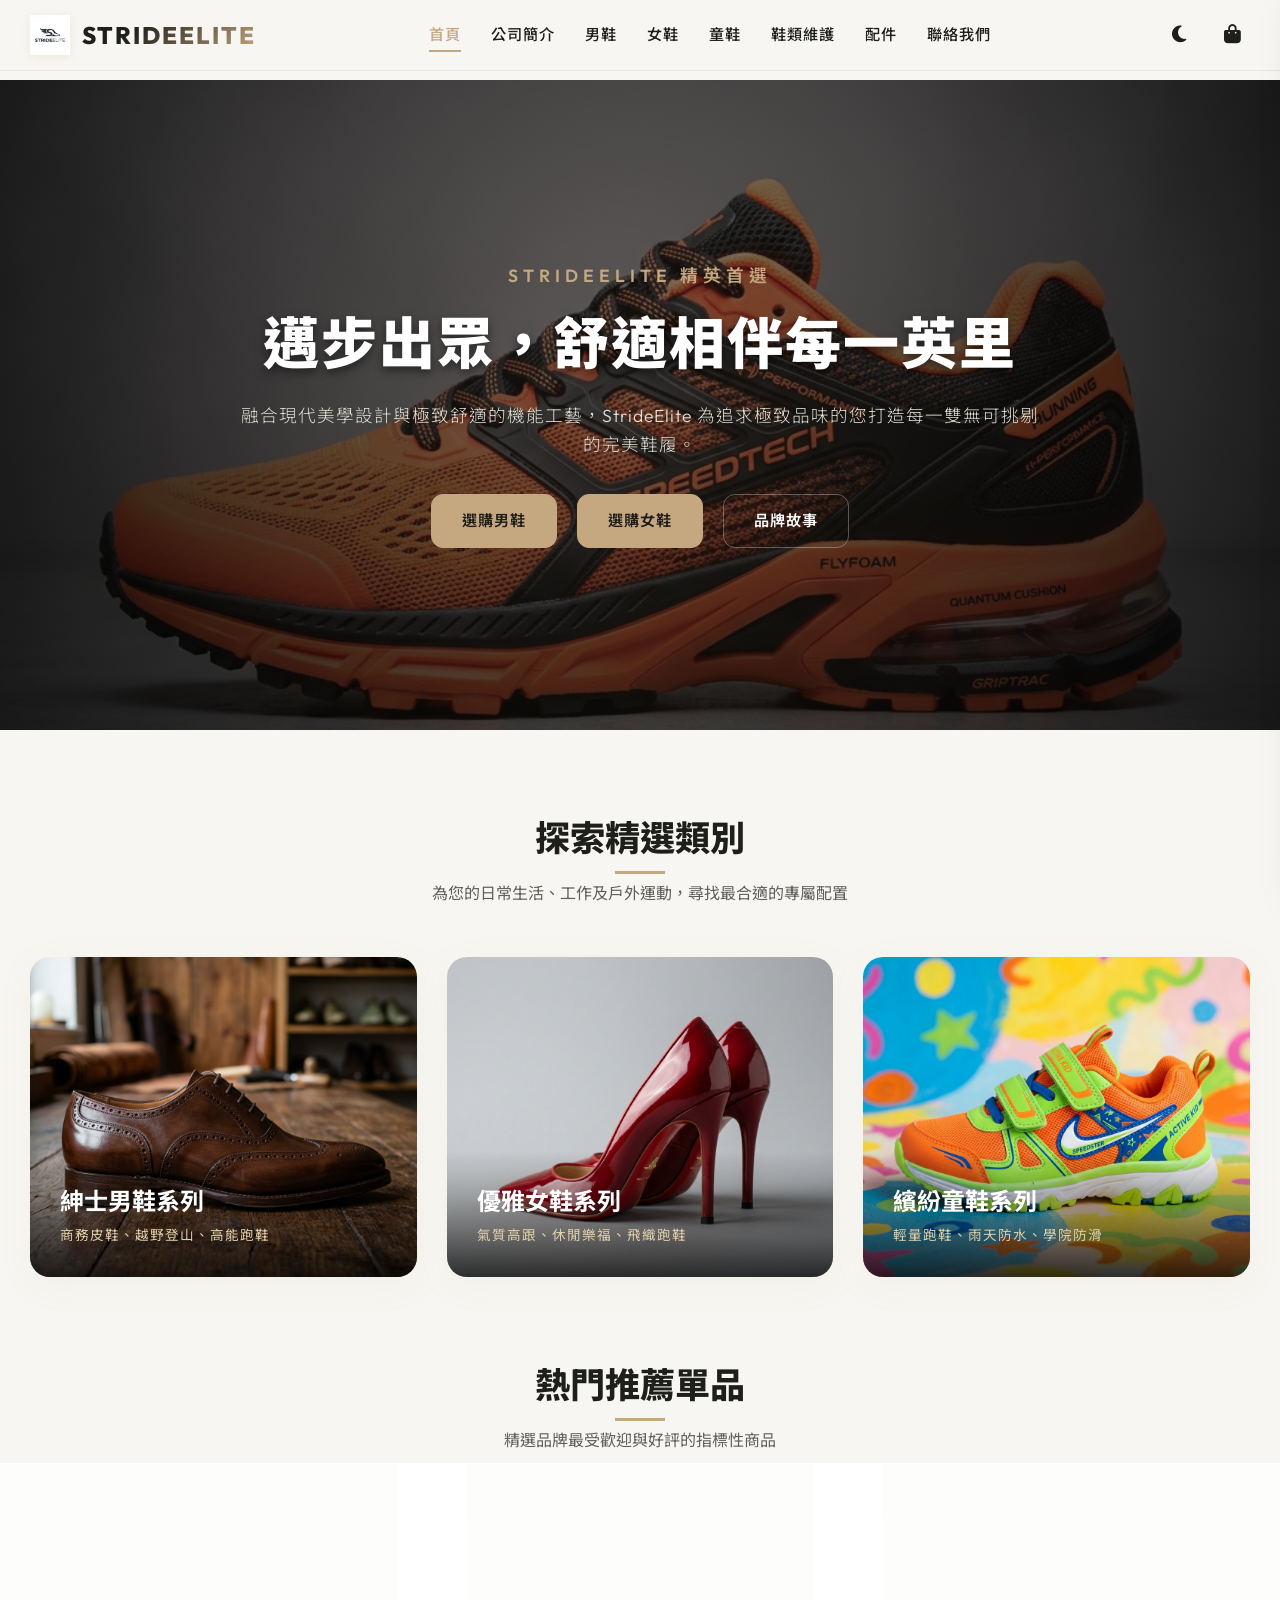
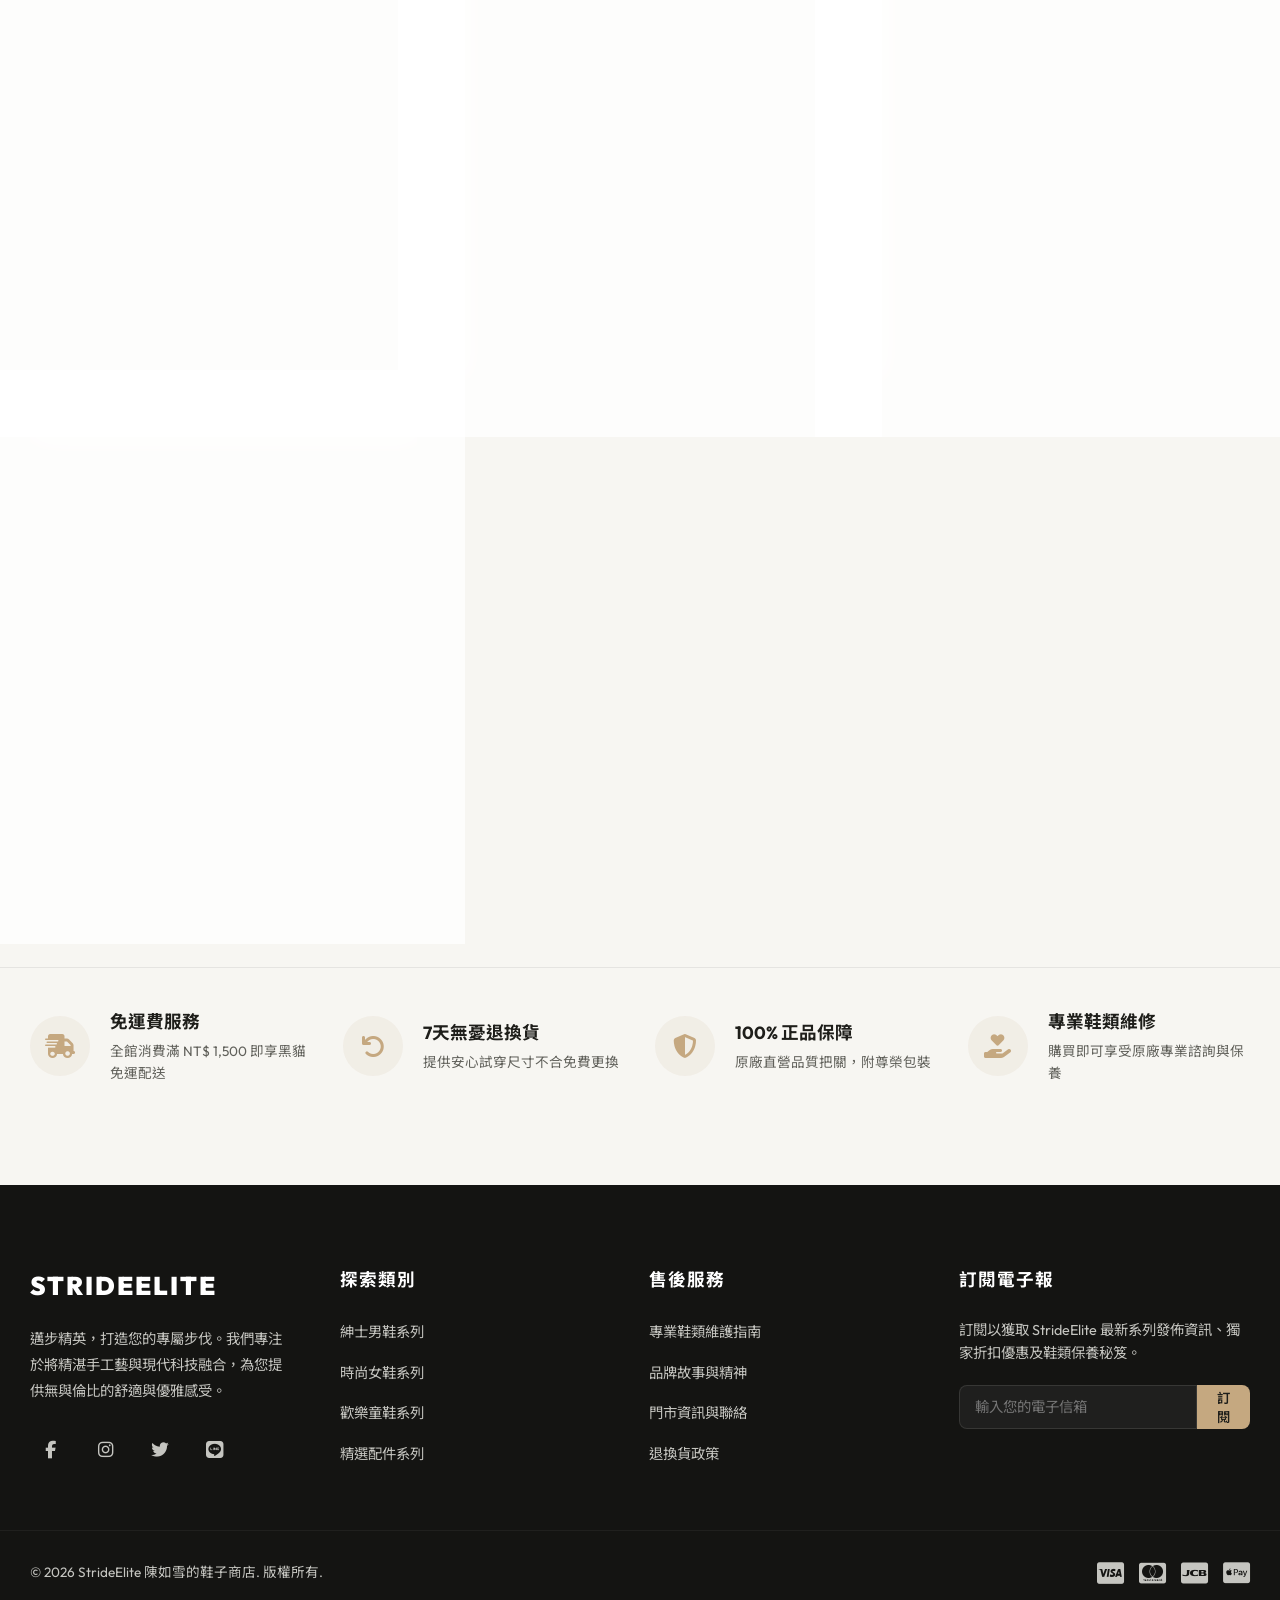
<file: index.html>
﻿<!DOCTYPE html>
<html lang="zh-Hant-TW">
<head>
  <meta charset="UTF-8">
  <meta name="viewport" content="width=device-width, initial-scale=1.0">
  
  <!-- SEO Meta Tags -->
  <title>陳如雪的鞋子商店</title>
  <meta name="description" content="StrideElite 邁步精英鞋類品牌概念店提供最優質的男鞋、女鞋、童鞋系列，以及頂級鞋類保養用品與專屬配件。融合精湛手工工藝與現代避震科技，為您打造極致完美的舒適步伐。">
  <meta name="keywords" content="StrideElite, 男鞋, 女鞋, 童鞋, 皮鞋, 運動鞋, 登山靴, 鞋子保養, 鞋墊, 購物網站">
  <meta name="author" content="StrideElite Co.">
  <meta name="robots" content="index, follow">
  
  <!-- Open Graph / Facebook -->
  <meta property="og:type" content="website">
  <meta property="og:title" content="StrideElite 邁步精英 | 尊榮頂級鞋類品牌概念店">
  <meta property="og:description" content="融合經典手工工藝與現代材料科技，為您提供無與倫比的舒適與優雅。全館滿 NT$ 1500 免運，享 7 天尺寸免費退換貨。">
  <meta property="og:image" content="assets/images/陳如雪的鞋子商店-Logo.png">
  
  <!-- Favicon -->
  <link rel="icon" type="image/png" href="assets/images/陳如雪的鞋子商店-Logo.png">
  
  <!-- Stylesheets -->
  <!-- FontAwesome Icons -->
  <link rel="stylesheet" href="https://cdnjs.cloudflare.com/ajax/libs/font-awesome/6.4.0/css/all.min.css">
  <!-- Custom CSS Stylesheet -->
  <link rel="stylesheet" href="css/styles.css">
</head>
<body>

  <!-- App Sticky Navbar (Header) -->
  <header class="app-header" id="app-header">
    <!-- Rendered Dynamically by js/components.js and js/app.js -->
  </header>

  <!-- Main View Container (Dynamic Content) -->
  <main class="main-content" id="main-content">
    <div class="page-view">
      <!-- 英雄海報 Banner -->
      <section class="hero-section">
        <div class="hero-overlay"></div>
        <div class="hero-content">
          <p class="hero-subtitle">StrideElite 精英首選</p>
          <h2 class="hero-title">邁步出眾，舒適相伴每一英里</h2>
          <p class="hero-description">融合現代美學設計與極致舒適的機能工藝，StrideElite 為追求極致品味的您打造每一雙無可挑剔的完美鞋履。</p>
          <div class="hero-buttons">
            <a href="mens.html" class="btn btn-primary">選購男鞋</a>
            <a href="womens.html" class="btn btn-primary">選購女鞋</a>
            <a href="about.html" class="btn btn-secondary">品牌故事</a>
          </div>
        </div>
      </section>

      <!-- 分類精選快捷卡片 -->
      <section class="category-showcase">
        <div class="section-header">
          <h2 class="section-title">探索精選類別</h2>
          <p class="section-subtitle">為您的日常生活、工作及戶外運動，尋找最合適的專屬配置</p>
        </div>
        <div class="grid-categories">
          <div class="category-card" onclick="window.location.href = 'mens.html'">
            <div class="category-img-wrapper">
              <img src="assets/images/陳如雪的鞋子商店-英倫經典典藏雕花皮鞋.png" alt="紳士男鞋系列" title="紳士男鞋系列">
            </div>
            <div class="category-info">
              <h3>紳士男鞋系列</h3>
              <p>商務皮鞋、越野登山、高能跑鞋</p>
            </div>
          </div>
          <div class="category-card" onclick="window.location.href = 'womens.html'">
            <div class="category-img-wrapper">
              <img src="assets/images/陳如雪的鞋子商店-魅影紅伶時尚尖頭高跟鞋.png" alt="女鞋系列" title="優雅女鞋系列">
            </div>
            <div class="category-info">
              <h3>優雅女鞋系列</h3>
              <p>氣質高跟、休閒樂福、飛織跑鞋</p>
            </div>
          </div>
          <div class="category-card" onclick="window.location.href = 'kids.html'">
            <div class="category-img-wrapper">
              <img src="assets/images/陳如雪的鞋子商店-彩虹旋風超輕量兒童運動鞋.png" alt="童鞋系列" title="繽紛童鞋系列">
            </div>
            <div class="category-info">
              <h3>繽紛童鞋系列</h3>
              <p>輕量跑鞋、雨天防水、學院防滑</p>
            </div>
          </div>
        </div>
      </section>

      <!-- 明星熱銷單品 -->
      <section class="featured-products">
        <div class="section-header">
          <h2 class="section-title">熱門推薦單品</h2>
          <p class="section-subtitle">精選品牌最受歡迎與好評的指標性商品</p>
        </div>
        <div class="products-grid">
          <!-- 商品卡片 1：極光跑鞋 -->
          <div class="product-card glass-panel" data-id="陳如雪的鞋子商店-極光炫能專業跑鞋">
            <span class="badge-tag">優惠中</span>
            <div class="product-img-holder">
              <a href="product.html?id=陳如雪的鞋子商店-極光炫能專業跑鞋">
                <img src="assets/images/陳如雪的鞋子商店-極光炫能專業跑鞋.png" alt="陳如雪的鞋子商店-極光炫能專業跑鞋" title="陳如雪的鞋子商店-極光炫能專業跑鞋" loading="lazy">
              </a>
            </div>
            <div class="product-meta">
              <div class="product-meta-header">
                <span class="product-cat">男鞋系列</span>
                <span class="product-rating">
                  <i class="fas fa-star"></i> 4.9
                </span>
              </div>
              <h3 class="product-card-title">
                <a href="product.html?id=陳如雪的鞋子商店-極光炫能專業跑鞋">極光炫能專業跑鞋 (Aurora Speed Runner)</a>
              </h3>
              <div class="product-card-bottom">
                <div class="price-box">
                  <span class="price-original">NT$ 4200</span>
                  <span class="price-current">3680</span>
                </div>
                <button class="add-cart-btn add-to-cart-quick" data-id="陳如雪的鞋子商店-極光炫能專業跑鞋" title="加入購物車">
                  <i class="fas fa-plus"></i>
                </button>
              </div>
            </div>
          </div>

          <!-- 商品卡片 2：優雅高跟鞋 -->
          <div class="product-card glass-panel" data-id="陳如雪的鞋子商店-魅影紅伶時尚尖頭高跟鞋">
            <span class="badge-tag">優惠中</span>
            <div class="product-img-holder">
              <a href="product.html?id=陳如雪的鞋子商店-魅影紅伶時尚尖頭高跟鞋">
                <img src="assets/images/陳如雪的鞋子商店-魅影紅伶時尚尖頭高跟鞋.png" alt="陳如雪的鞋子商店-魅影紅伶時尚尖頭高跟鞋" title="陳如雪的鞋子商店-魅影紅伶時尚尖頭高跟鞋" loading="lazy">
              </a>
            </div>
            <div class="product-meta">
              <div class="product-meta-header">
                <span class="product-cat">女鞋系列</span>
                <span class="product-rating">
                  <i class="fas fa-star"></i> 4.8
                </span>
              </div>
              <h3 class="product-card-title">
                <a href="product.html?id=陳如雪的鞋子商店-魅影紅伶時尚尖頭高跟鞋">魅影紅伶時尚尖頭高跟鞋 (Scarlet Elegance Heels)</a>
              </h3>
              <div class="product-card-bottom">
                <div class="price-box">
                  <span class="price-original">NT$ 4600</span>
                  <span class="price-current">3880</span>
                </div>
                <button class="add-cart-btn add-to-cart-quick" data-id="陳如雪的鞋子商店-魅影紅伶時尚尖頭高跟鞋" title="加入購物車">
                  <i class="fas fa-plus"></i>
                </button>
              </div>
            </div>
          </div>

          <!-- 商品卡片 3：彩虹童鞋 -->
          <div class="product-card glass-panel" data-id="陳如雪的鞋子商店-彩虹旋風超輕量兒童運動鞋">
            <span class="badge-tag">優惠中</span>
            <div class="product-img-holder">
              <a href="product.html?id=陳如雪的鞋子商店-彩虹旋風超輕量兒童運動鞋">
                <img src="assets/images/陳如雪的鞋子商店-彩虹旋風超輕量兒童運動鞋.png" alt="陳如雪的鞋子商店-彩虹旋風超輕量兒童運動鞋" title="陳如雪的鞋子商店-彩虹旋風超輕量兒童運動鞋" loading="lazy">
              </a>
            </div>
            <div class="product-meta">
              <div class="product-meta-header">
                <span class="product-cat">童鞋系列</span>
                <span class="product-rating">
                  <i class="fas fa-star"></i> 4.8
                </span>
              </div>
              <h3 class="product-card-title">
                <a href="product.html?id=陳如雪的鞋子商店-彩虹旋風超輕量兒童運動鞋">彩虹旋風超輕量兒童運動鞋 (Rainbow Wind Kids Sneaker)</a>
              </h3>
              <div class="product-card-bottom">
                <div class="price-box">
                  <span class="price-original">NT$ 2200</span>
                  <span class="price-current">1880</span>
                </div>
                <button class="add-cart-btn add-to-cart-quick" data-id="陳如雪的鞋子商店-彩虹旋風超輕量兒童運動鞋" title="加入購物車">
                  <i class="fas fa-plus"></i>
                </button>
              </div>
            </div>
          </div>

          <!-- 商品卡片 4：奈米防水噴霧 -->
          <div class="product-card glass-panel" data-id="陳如雪的鞋子商店-御盾奈米超感防水防污噴霧">
            <span class="badge-tag">優惠中</span>
            <div class="product-img-holder">
              <a href="product.html?id=陳如雪的鞋子商店-御盾奈米超感防水防污噴霧">
                <img src="assets/images/陳如雪的鞋子商店-御盾奈米超感防水防污噴霧.png" alt="陳如雪的鞋子商店-御盾奈米超感防水防污噴霧" title="陳如雪的鞋子商店-御盾奈米超感防水防污噴霧" loading="lazy">
              </a>
            </div>
            <div class="product-meta">
              <div class="product-meta-header">
                <span class="product-cat">鞋類維護</span>
                <span class="product-rating">
                  <i class="fas fa-star"></i> 4.9
                </span>
              </div>
              <h3 class="product-card-title">
                <a href="product.html?id=陳如雪的鞋子商店-御盾奈米超感防水防污噴霧">御盾奈米超感防水防污噴霧 (Nano Shield Waterproof Spray)</a>
              </h3>
              <div class="product-card-bottom">
                <div class="price-box">
                  <span class="price-original">NT$ 600</span>
                  <span class="price-current">490</span>
                </div>
                <button class="add-cart-btn add-to-cart-quick" data-id="陳如雪的鞋子商店-御盾奈米超感防水防污噴霧" title="加入購物車">
                  <i class="fas fa-plus"></i>
                </button>
              </div>
            </div>
          </div>
        </div>
      </section>

      <!-- 品牌核心價值與特色 -->
      <section class="brand-benefits">
        <div class="benefit-item">
          <div class="benefit-icon"><i class="fas fa-shipping-fast"></i></div>
          <div class="benefit-text">
            <h4>免運費服務</h4>
            <p>全館消費滿 NT$ 1,500 即享黑貓免運配送</p>
          </div>
        </div>
        <div class="benefit-item">
          <div class="benefit-icon"><i class="fas fa-undo"></i></div>
          <div class="benefit-text">
            <h4>7天無憂退換貨</h4>
            <p>提供安心試穿尺寸不合免費更換</p>
          </div>
        </div>
        <div class="benefit-item">
          <div class="benefit-icon"><i class="fas fa-shield-alt"></i></div>
          <div class="benefit-text">
            <h4>100% 正品保障</h4>
            <p>原廠直營品質把關，附尊榮包裝</p>
          </div>
        </div>
        <div class="benefit-item">
          <div class="benefit-icon"><i class="fas fa-hand-holding-heart"></i></div>
          <div class="benefit-text">
            <h4>專業鞋類維修</h4>
            <p>購買即可享受原廠專業諮詢與保養</p>
          </div>
        </div>
      </section>
    </div>
  </main>

  <!-- App Footer -->
  <footer class="app-footer" id="app-footer">
    <!-- Rendered Dynamically by js/components.js and js/app.js -->
  </footer>

  <!-- Sidebar Cart Widget -->
  <div class="cart-sidebar" id="cart-sidebar">
    <div class="cart-header">
      <h3><i class="fas fa-shopping-bag" style="color: var(--primary-gold);"></i> 我的購物車</h3>
      <button class="close-cart-btn" id="close-cart-btn" title="關閉購物車">
        <i class="fas fa-times"></i>
      </button>
    </div>
    
    <!-- Dynamic Cart Item List -->
    <div class="cart-items-list" id="cart-items-list">
      <!-- Generated dynamically by js/app.js -->
    </div>
    
    <div class="cart-footer">
      <div class="cart-total-row">
        <span class="cart-total-label">總金額 (Subtotal):</span>
        <span class="cart-total-price" id="cart-total-price">0</span>
      </div>
      <button class="btn btn-primary btn-checkout" id="checkout-btn">
        立即前往結帳 <i class="fas fa-arrow-right" style="margin-left: 8px;"></i>
      </button>
    </div>
  </div>

  <!-- Global Backdrop overlay (for Cart & Drawer) -->
  <div class="overlay-backdrop" id="overlay-backdrop"></div>

  <!-- Application Logic Scripts -->
  <!-- 1. Database -->
  <script src="js/products.js"></script>
  <!-- 2. Reusable UI Templates -->
  <script src="js/components.js"></script>
  <!-- 3. Router and Controllers -->
  <script src="js/app.js"></script>
  
  <script>
    // 綁定頁尾的靜態內容加載（由於 Footer 為 SPA 全局，因此在頁面載入後自動渲染）
    document.addEventListener('DOMContentLoaded', () => {
      const footer = document.getElementById('app-footer');
      if (footer) {
        footer.innerHTML = getFooterHTML();
        
        // 訂閱表單模擬提交
        const newsletterForm = document.getElementById('newsletter-form');
        if (newsletterForm) {
          newsletterForm.addEventListener('submit', (e) => {
            e.preventDefault();
            const emailInput = newsletterForm.querySelector('input');
            const email = emailInput.value;
            showToast(`感謝訂閱！折扣碼已發送至 ${email}`);
            newsletterForm.reset();
          });
        }
      }
    });
  </script>
</body>
</html>
</file>
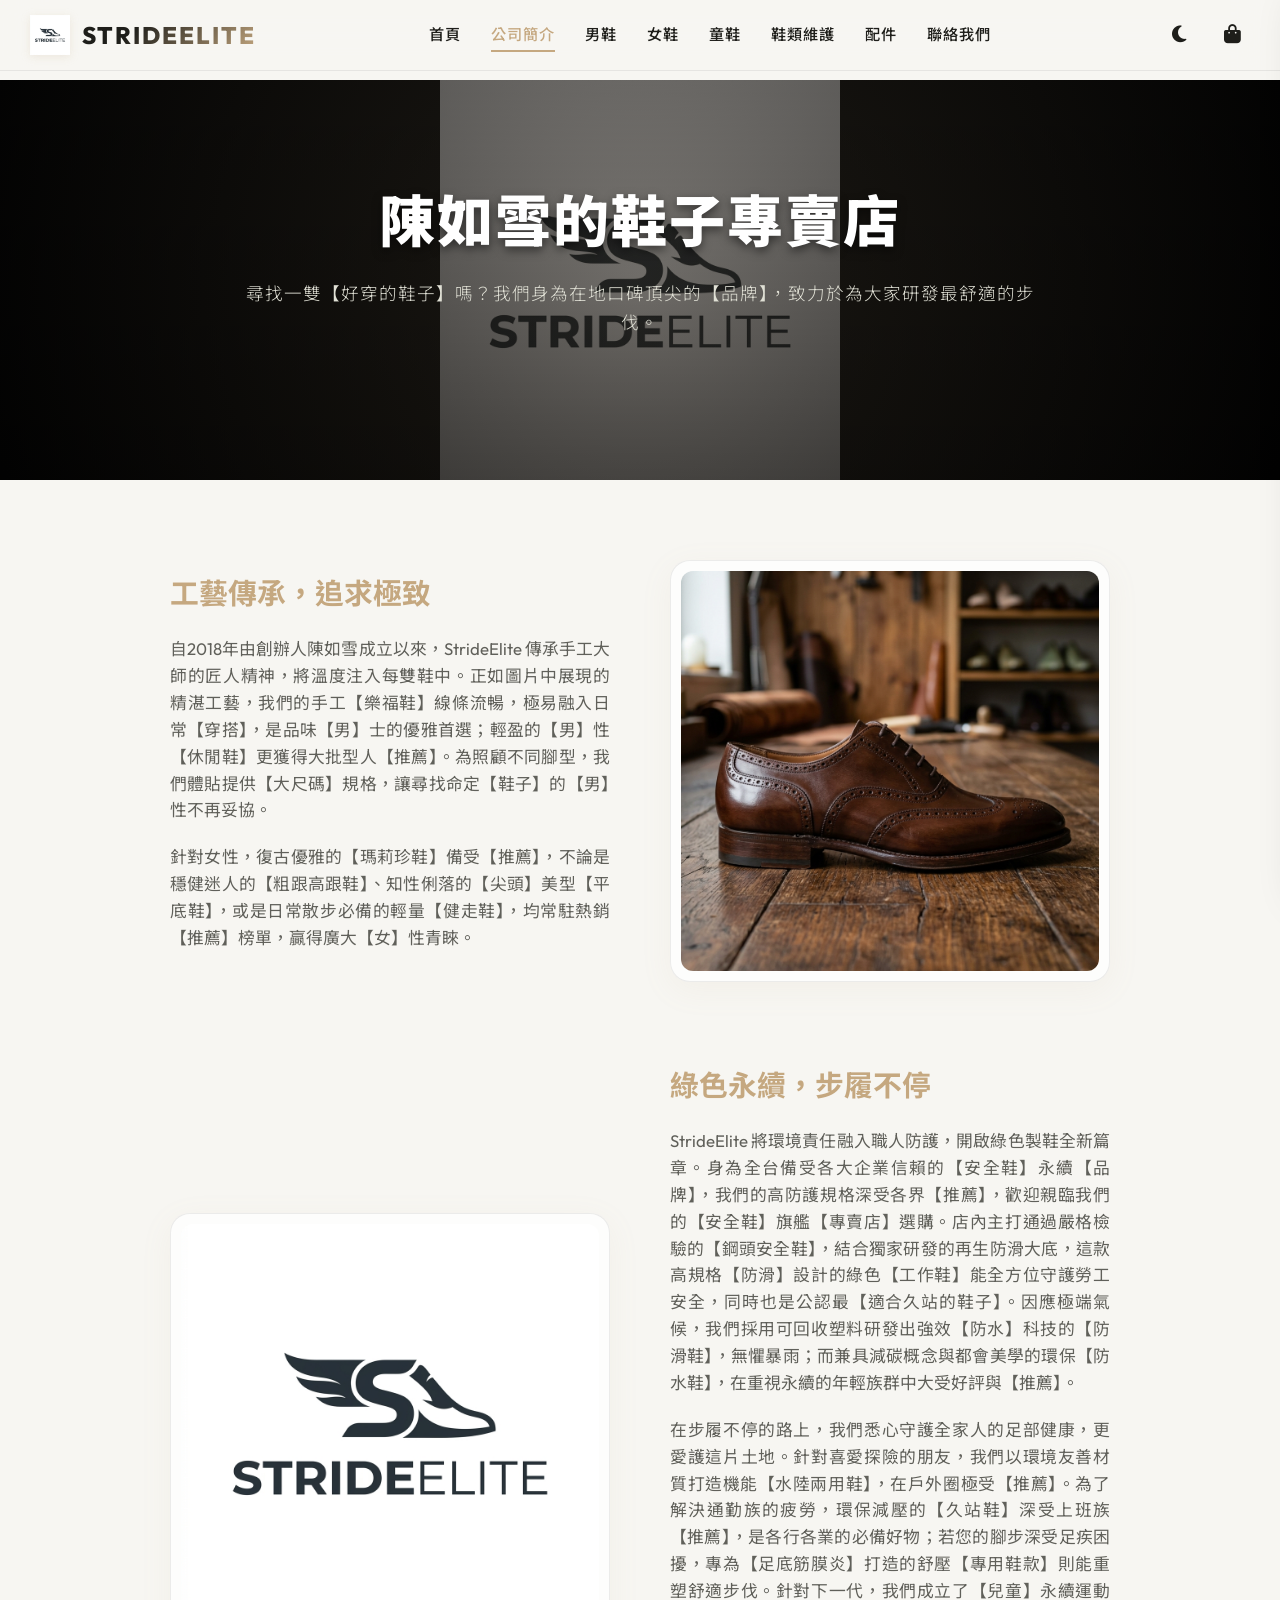
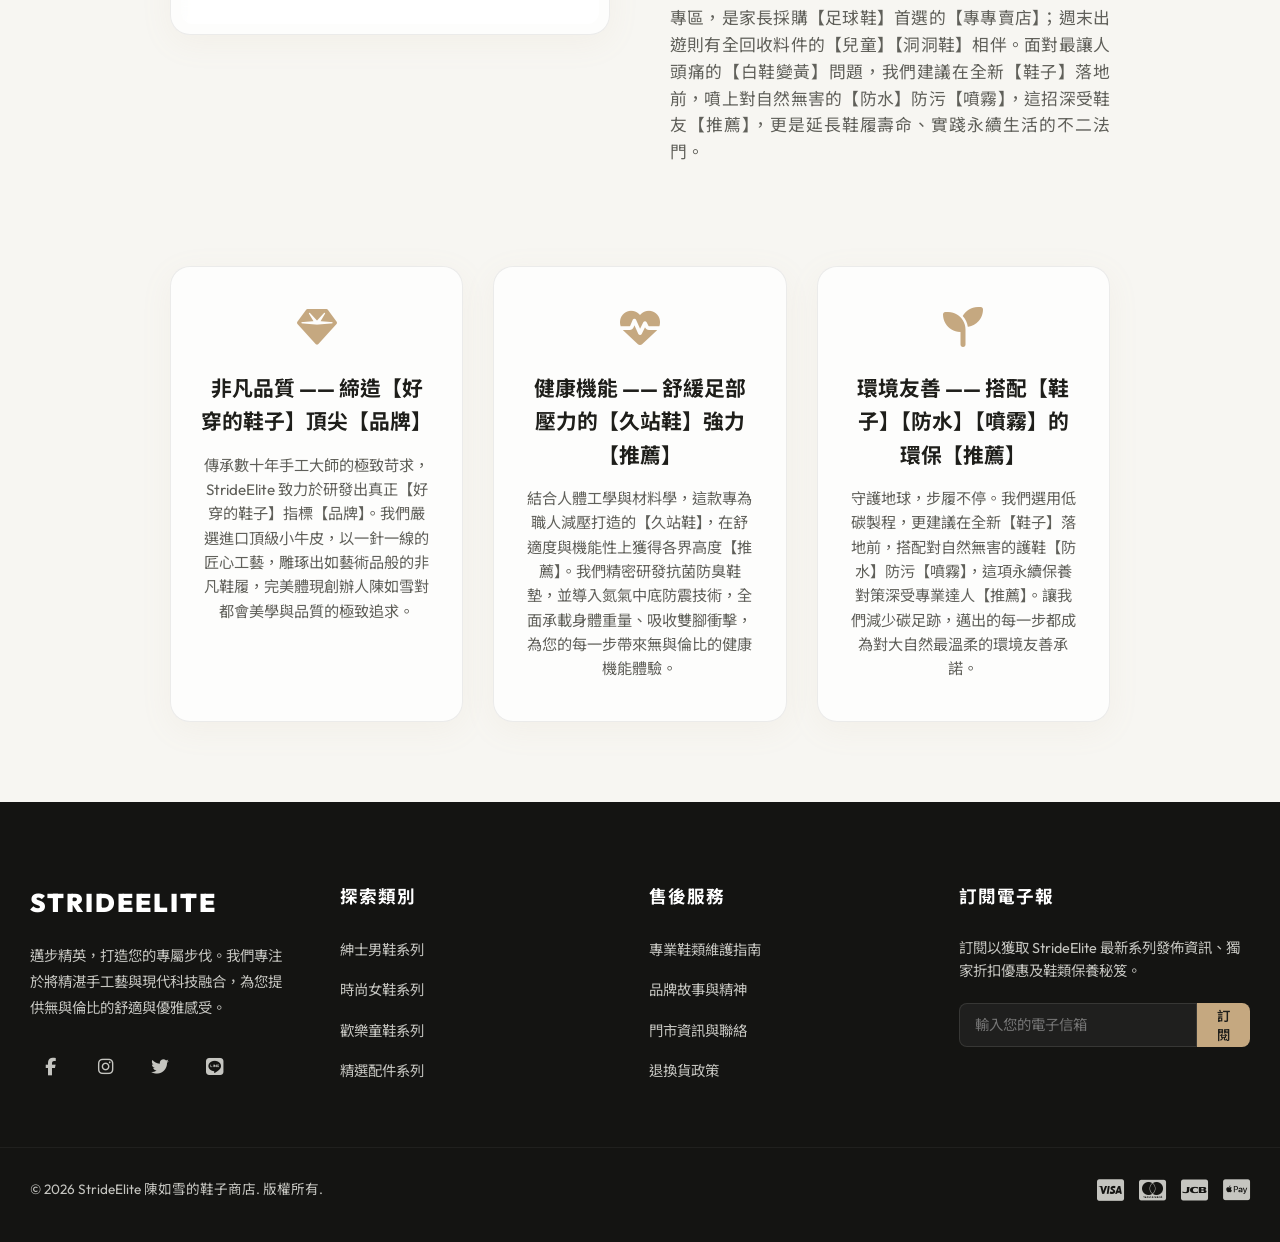
<file: about.html>
<!DOCTYPE html>
<html lang="zh-Hant-TW">
<head>
  <meta charset="UTF-8">
  <meta name="viewport" content="width=device-width, initial-scale=1.0">
  
  <!-- SEO Meta Tags -->
  <title>陳如雪的鞋子商店</title>
  <meta name="description" content="了解 StrideElite 品牌背後的手工藝傳承與人體工學健康機能。創辦人陳如雪帶領團隊堅持永續環保理念，打造舒適且好穿的鞋履。">
  <meta name="keywords" content="StrideElite, 品牌故事, 陳如雪, 手工製鞋, 綠色永續, 環保鞋">
  <meta name="author" content="StrideElite Co.">
  
  <!-- Favicon -->
  <link rel="icon" type="image/png" href="assets/images/陳如雪的鞋子商店-Logo.png">
  
  <!-- Stylesheets -->
  <link rel="stylesheet" href="https://cdnjs.cloudflare.com/ajax/libs/font-awesome/6.4.0/css/all.min.css">
  <link rel="stylesheet" href="css/styles.css">
</head>
<body>

  <!-- App Sticky Navbar (Header) -->
  <header class="app-header" id="app-header"></header>

  <!-- Main View Container -->
  <main class="main-content" id="main-content">
    <div class="page-view">
      <section class="about-hero" style="background-image: linear-gradient(rgba(0,0,0,0.5), rgba(0,0,0,0.7)), url('assets/images/陳如雪的鞋子商店-Logo.png');">
        <div class="hero-overlay"></div>
        <div class="hero-content">
          <h2 class="hero-title">陳如雪的鞋子專賣店</h2>
          <p class="hero-description">尋找一雙【好穿的鞋子】嗎？我們身為在地口碑頂尖的【品牌】，致力於為大家研發最舒適的步伐。</p>
        </div>
      </section>

      <section class="about-content">
        <div class="about-grid">
          <div class="about-text">
            <h3>工藝傳承，追求極致</h3>
            <p>自2018年由創辦人陳如雪成立以來，StrideElite 傳承手工大師的匠人精神，將溫度注入每雙鞋中。正如圖片中展現的精湛工藝，我們的手工【樂福鞋】線條流暢，極易融入日常【穿搭】，是品味【男】士的優雅首選；輕盈的【男】性【休閒鞋】更獲得大批型人【推薦】。為照顧不同腳型，我們體貼提供【大尺碼】規格，讓尋找命定【鞋子】的【男】性不再妥協。</p>
            <p>針對女性，復古優雅的【瑪莉珍鞋】備受【推薦】，不論是穩健迷人的【粗跟高跟鞋】、知性俐落的【尖頭】美型【平底鞋】，或是日常散步必備的輕量【健走鞋】，均常駐熱銷【推薦】榜單，贏得廣大【女】性青睞。</p>
          </div>
          <div class="about-image">
            <img src="assets/images/陳如雪的鞋子商店-英倫經典典藏雕花皮鞋.png" alt="手工製鞋工藝" title="手工製鞋工藝">
          </div>
        </div>

        <div class="about-grid" style="direction: rtl;">
          <div class="about-text" style="direction: ltr;">
            <h3>綠色永續，步履不停</h3>
            <p>StrideElite 將環境責任融入職人防護，開啟綠色製鞋全新篇章。身為全台備受各大企業信賴的【安全鞋】永續【品牌】，我們的高防護規格深受各界【推薦】，歡迎親臨我們的【安全鞋】旗艦【專賣店】選購。店內主打通過嚴格檢驗的【鋼頭安全鞋】，結合獨家研發的再生防滑大底，這款高規格【防滑】設計的綠色【工作鞋】能全方位守護勞工安全，同時也是公認最【適合久站的鞋子】。因應極端氣候，我們採用可回收塑料研發出強效【防水】科技的【防滑鞋】，無懼暴雨；而兼具減碳概念與都會美學的環保【防水鞋】，在重視永續的年輕族群中大受好評與【推薦】。</p>
            <p>在步履不停的路上，我們悉心守護全家人的足部健康，更愛護這片土地。針對喜愛探險的朋友，我們以環境友善材質打造機能【水陸兩用鞋】，在戶外圈極受【推薦】。為了解決通勤族的疲勞，環保減壓的【久站鞋】深受上班族【推薦】，是各行各業的必備好物；若您的腳步深受足疾困擾，專為【足底筋膜炎】打造的舒壓【專用鞋款】則能重塑舒適步伐。針對下一代，我們成立了【兒童】永續運動專區，是家長採購【足球鞋】首選的【專專賣店】；週末出遊則有全回收料件的【兒童】【洞洞鞋】相伴。面對最讓人頭痛的【白鞋變黃】問題，我們建議在全新【鞋子】落地前，噴上對自然無害的【防水】防污【噴霧】，這招深受鞋友【推薦】，更是延長鞋履壽命、實踐永續生活的不二法門。</p>
          </div>
          <div class="about-image">
            <img src="assets/images/陳如雪的鞋子商店-Logo.png" alt="綠色環保材料" title="綠色環保材料">
          </div>
        </div>

        <div class="values-row">
          <div class="value-card glass-panel">
            <i class="fas fa-gem"></i>
            <h4>非凡品質 —— 締造【好穿的鞋子】頂尖【品牌】</h4>
            <p>傳承數十年手工大師的極致苛求，StrideElite 致力於研發出真正【好穿的鞋子】指標【品牌】。我們嚴選進口頂級小牛皮，以一針一線的匠心工藝，雕琢出如藝術品般的非凡鞋履，完美體現創辦人陳如雪對都會美學與品質的極致追求。</p>
          </div>
          <div class="value-card glass-panel">
            <i class="fas fa-heartbeat"></i>
            <h4>健康機能 —— 舒緩足部壓力的【久站鞋】強力【推薦】</h4>
            <p>結合人體工學與材料學，這款專為職人減壓打造的【久站鞋】，在舒適度與機能性上獲得各界高度【推薦】。我們精密研發抗菌防臭鞋墊，並導入氮氣中底防震技術，全面承載身體重量、吸收雙腳衝擊，為您的每一步帶來無與倫比的健康機能體驗。</p>
          </div>
          <div class="value-card glass-panel">
            <i class="fas fa-seedling"></i>
            <h4>環境友善 —— 搭配【鞋子】【防水】【噴霧】的環保【推薦】</h4>
            <p>守護地球，步履不停。我們選用低碳製程，更建議在全新【鞋子】落地前，搭配對自然無害的護鞋【防水】防污【噴霧】，這項永續保養對策深受專業達人【推薦】。讓我們減少碳足跡，邁出的每一步都成為對大自然最溫柔的環境友善承諾。</p>
          </div>
        </div>
      </section>
    </div>
  </main>

  <!-- App Footer -->
  <footer class="app-footer" id="app-footer"></footer>

  <!-- Sidebar Cart Widget -->
  <div class="cart-sidebar" id="cart-sidebar">
    <div class="cart-header">
      <h3><i class="fas fa-shopping-bag" style="color: var(--primary-gold);"></i> 我的購物車</h3>
      <button class="close-cart-btn" id="close-cart-btn" title="關閉購物車">
        <i class="fas fa-times"></i>
      </button>
    </div>
    <div class="cart-items-list" id="cart-items-list"></div>
    <div class="cart-footer">
      <div class="cart-total-row">
        <span class="cart-total-label">總金額 (Subtotal):</span>
        <span class="cart-total-price" id="cart-total-price">0</span>
      </div>
      <button class="btn btn-primary btn-checkout" id="checkout-btn">
        立即前往結帳 <i class="fas fa-arrow-right" style="margin-left: 8px;"></i>
      </button>
    </div>
  </div>

  <div class="overlay-backdrop" id="overlay-backdrop"></div>

  <!-- Scripts -->
  <script src="js/products.js"></script>
  <script src="js/components.js"></script>
  <script src="js/app.js"></script>
  
  <script>
    document.addEventListener('DOMContentLoaded', () => {
      const footer = document.getElementById('app-footer');
      if (footer) {
        footer.innerHTML = getFooterHTML();
        const newsletterForm = document.getElementById('newsletter-form');
        if (newsletterForm) {
          newsletterForm.addEventListener('submit', (e) => {
            e.preventDefault();
            const email = newsletterForm.querySelector('input').value;
            showToast(`感謝訂閱！折扣碼已發送至 ${email}`);
            newsletterForm.reset();
          });
        }
      }
    });
  </script>
</body>
</html>
</file>
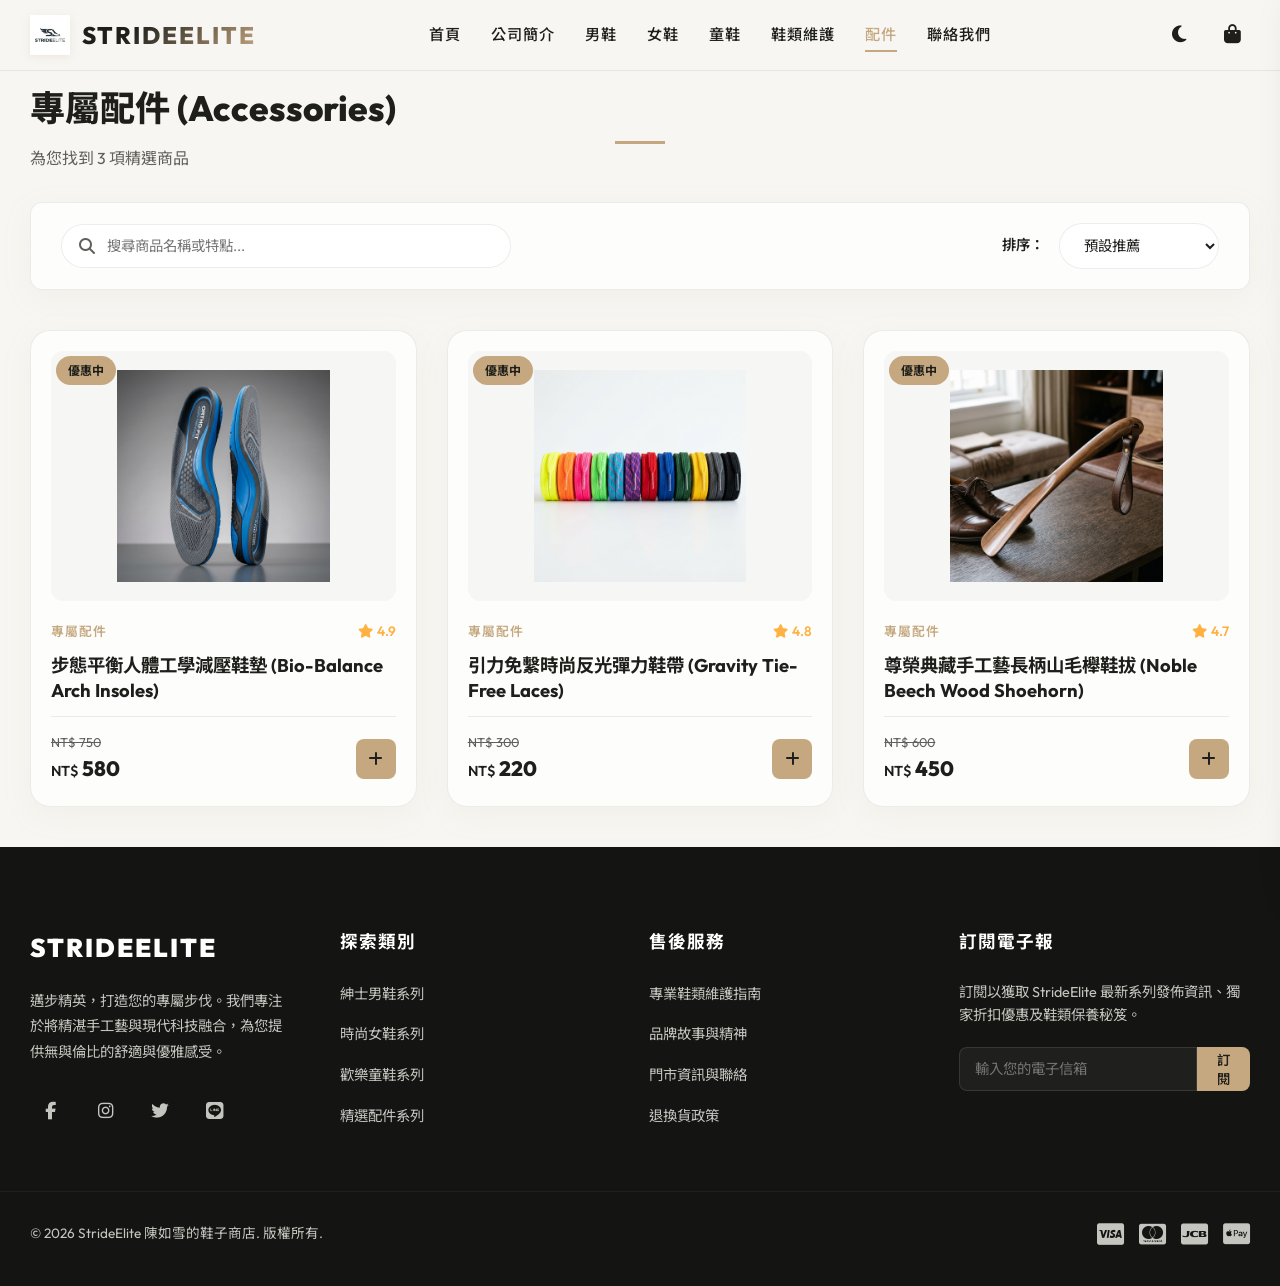
<file: accessories.html>
﻿<!DOCTYPE html>
<html lang="zh-Hant-TW">
<head>
  <meta charset="UTF-8">
  <meta name="viewport" content="width=device-width, initial-scale=1.0">
  
  <!-- SEO Meta Tags -->
  <title>精選鞋類專屬配件 | StrideElite 邁步精英</title>
  <meta name="description" content="瀏覽 StrideElite 特色鞋子配件，包含人體工學避震減壓足弓鞋墊、免繫反光彈力鞋帶及進口山毛櫸手工雕琢長柄鞋拔。">
  <meta name="keywords" content="鞋配件, 鞋墊, 足底筋膜炎, 免繫鞋帶, 鞋拔, 推薦">
  <meta name="author" content="StrideElite Co.">
  
  <!-- Favicon -->
  <link rel="icon" type="image/png" href="assets/images/陳如雪的鞋子商店-Logo.png">
  
  <!-- Stylesheets -->
  <link rel="stylesheet" href="https://cdnjs.cloudflare.com/ajax/libs/font-awesome/6.4.0/css/all.min.css">
  <link rel="stylesheet" href="css/styles.css">
</head>
<body>

  <!-- App Sticky Navbar (Header) -->
  <header class="app-header" id="app-header"></header>

  <!-- Main View Container -->
  <main class="main-content" id="main-content">
    <div class="page-view" style="max-width: 1400px; margin: 40px auto; padding: 0 30px;">
      <div class="section-header" style="text-align: left; margin-bottom: 30px;">
        <h2 class="section-title" style="display: block; margin-bottom: 10px;">專屬配件 (Accessories)</h2>
        <p class="section-subtitle" id="product-count-subtitle">為您找到 3 項精選商品</p>
      </div>

      <!-- 商品過濾與搜索欄 -->
      <section class="filter-bar glass-panel">
        <div class="search-box">
          <i class="fas fa-search"></i>
          <input type="text" id="product-search-input" placeholder="搜尋商品名稱或特點..." value="">
        </div>
        <div class="filter-options">
          <label for="sort-select" style="font-weight: 600; font-size: 0.9rem;">排序：</label>
          <select id="sort-select" class="filter-select">
            <option value="default" selected>預設推薦</option>
            <option value="price-asc">價格：由低到高</option>
            <option value="price-desc">價格：由高到低</option>
            <option value="rating">顧客評價最高</option>
          </select>
        </div>
      </section>

      <!-- 商品渲染列表 -->
      <div class="products-grid" id="category-products-grid">
        <!-- 商品卡片 1：步態平衡人體工學減壓鞋墊 -->
        <div class="product-card glass-panel" data-id="陳如雪的鞋子商店-步態平衡人體工學減壓鞋墊">
          <span class="badge-tag">優惠中</span>
          <div class="product-img-holder">
            <a href="product.html?id=陳如雪的鞋子商店-步態平衡人體工學減壓鞋墊">
              <img src="assets/images/陳如雪的鞋子商店-步態平衡人體工學減壓鞋墊.png" alt="陳如雪的鞋子商店-步態平衡人體工學減壓鞋墊" title="陳如雪的鞋子商店-步態平衡人體工學減壓鞋墊" loading="lazy">
            </a>
          </div>
          <div class="product-meta">
            <div class="product-meta-header">
              <span class="product-cat">專屬配件</span>
              <span class="product-rating">
                <i class="fas fa-star"></i> 4.9
              </span>
            </div>
            <h3 class="product-card-title">
              <a href="product.html?id=陳如雪的鞋子商店-步態平衡人體工學減壓鞋墊">步態平衡人體工學減壓鞋墊 (Bio-Balance Arch Insoles)</a>
            </h3>
            <div class="product-card-bottom">
              <div class="price-box">
                <span class="price-original">NT$ 750</span>
                <span class="price-current">580</span>
              </div>
              <button class="add-cart-btn add-to-cart-quick" data-id="陳如雪的鞋子商店-步態平衡人體工學減壓鞋墊" title="加入購物車">
                <i class="fas fa-plus"></i>
              </button>
            </div>
          </div>
        </div>

        <!-- 商品卡片 2：引力免繫時尚反光彈力鞋帶 -->
        <div class="product-card glass-panel" data-id="陳如雪的鞋子商店-引力免繫時尚反光彈力鞋帶">
          <span class="badge-tag">優惠中</span>
          <div class="product-img-holder">
            <a href="product.html?id=陳如雪的鞋子商店-引力免繫時尚反光彈力鞋帶">
              <img src="assets/images/陳如雪的鞋子商店-引力免繫時尚反光彈力鞋帶.png" alt="陳如雪的鞋子商店-引力免繫時尚反光彈力鞋帶" title="陳如雪的鞋子商店-引力免繫時尚反光彈力鞋帶" loading="lazy">
            </a>
          </div>
          <div class="product-meta">
            <div class="product-meta-header">
              <span class="product-cat">專屬配件</span>
              <span class="product-rating">
                <i class="fas fa-star"></i> 4.8
              </span>
            </div>
            <h3 class="product-card-title">
              <a href="product.html?id=陳如雪的鞋子商店-引力免繫時尚反光彈力鞋帶">引力免繫時尚反光彈力鞋帶 (Gravity Tie-Free Laces)</a>
            </h3>
            <div class="product-card-bottom">
              <div class="price-box">
                <span class="price-original">NT$ 300</span>
                <span class="price-current">220</span>
              </div>
              <button class="add-cart-btn add-to-cart-quick" data-id="陳如雪的鞋子商店-引力免繫時尚反光彈力鞋帶" title="加入購物車">
                <i class="fas fa-plus"></i>
              </button>
            </div>
          </div>
        </div>

        <!-- 商品卡片 3：尊榮典藏手工藝長柄山毛櫸鞋拔 -->
        <div class="product-card glass-panel" data-id="陳如雪的鞋子商店-尊榮典藏手工藝長柄山毛櫸鞋拔">
          <span class="badge-tag">優惠中</span>
          <div class="product-img-holder">
            <a href="product.html?id=陳如雪的鞋子商店-尊榮典藏手工藝長柄山毛櫸鞋拔">
              <img src="assets/images/陳如雪的鞋子商店-尊榮典藏手工藝長柄山毛櫸鞋拔.png" alt="陳如雪的鞋子商店-尊榮典藏手工藝長柄山毛櫸鞋拔" title="陳如雪的鞋子商店-尊榮典藏手工藝長柄山毛櫸鞋拔" loading="lazy">
            </a>
          </div>
          <div class="product-meta">
            <div class="product-meta-header">
              <span class="product-cat">專屬配件</span>
              <span class="product-rating">
                <i class="fas fa-star"></i> 4.7
              </span>
            </div>
            <h3 class="product-card-title">
              <a href="product.html?id=陳如雪的鞋子商店-尊榮典藏手工藝長柄山毛櫸鞋拔">尊榮典藏手工藝長柄山毛櫸鞋拔 (Noble Beech Wood Shoehorn)</a>
            </h3>
            <div class="product-card-bottom">
              <div class="price-box">
                <span class="price-original">NT$ 600</span>
                <span class="price-current">450</span>
              </div>
              <button class="add-cart-btn add-to-cart-quick" data-id="陳如雪的鞋子商店-尊榮典藏手工藝長柄山毛櫸鞋拔" title="加入購物車">
                <i class="fas fa-plus"></i>
              </button>
            </div>
          </div>
        </div>
      </div>
    </div>
  </main>

  <!-- App Footer -->
  <footer class="app-footer" id="app-footer"></footer>

  <!-- Sidebar Cart Widget -->
  <div class="cart-sidebar" id="cart-sidebar">
    <div class="cart-header">
      <h3><i class="fas fa-shopping-bag" style="color: var(--primary-gold);"></i> 我的購物車</h3>
      <button class="close-cart-btn" id="close-cart-btn" title="關閉購物車">
        <i class="fas fa-times"></i>
      </button>
    </div>
    <div class="cart-items-list" id="cart-items-list"></div>
    <div class="cart-footer">
      <div class="cart-total-row">
        <span class="cart-total-label">總金額 (Subtotal):</span>
        <span class="cart-total-price" id="cart-total-price">0</span>
      </div>
      <button class="btn btn-primary btn-checkout" id="checkout-btn">
        立即前往結帳 <i class="fas fa-arrow-right" style="margin-left: 8px;"></i>
      </button>
    </div>
  </div>

  <div class="overlay-backdrop" id="overlay-backdrop"></div>

  <!-- Scripts -->
  <script src="js/products.js"></script>
  <script src="js/components.js"></script>
  <script src="js/app.js"></script>
  
  <script>
    document.addEventListener('DOMContentLoaded', () => {
      const footer = document.getElementById('app-footer');
      if (footer) {
        footer.innerHTML = getFooterHTML();
        const newsletterForm = document.getElementById('newsletter-form');
        if (newsletterForm) {
          newsletterForm.addEventListener('submit', (e) => {
            e.preventDefault();
            const email = newsletterForm.querySelector('input').value;
            showToast(`感謝訂閱！折扣碼已發送至 ${email}`);
            newsletterForm.reset();
          });
        }
      }
    });
  </script>
</body>
</html>
</file>
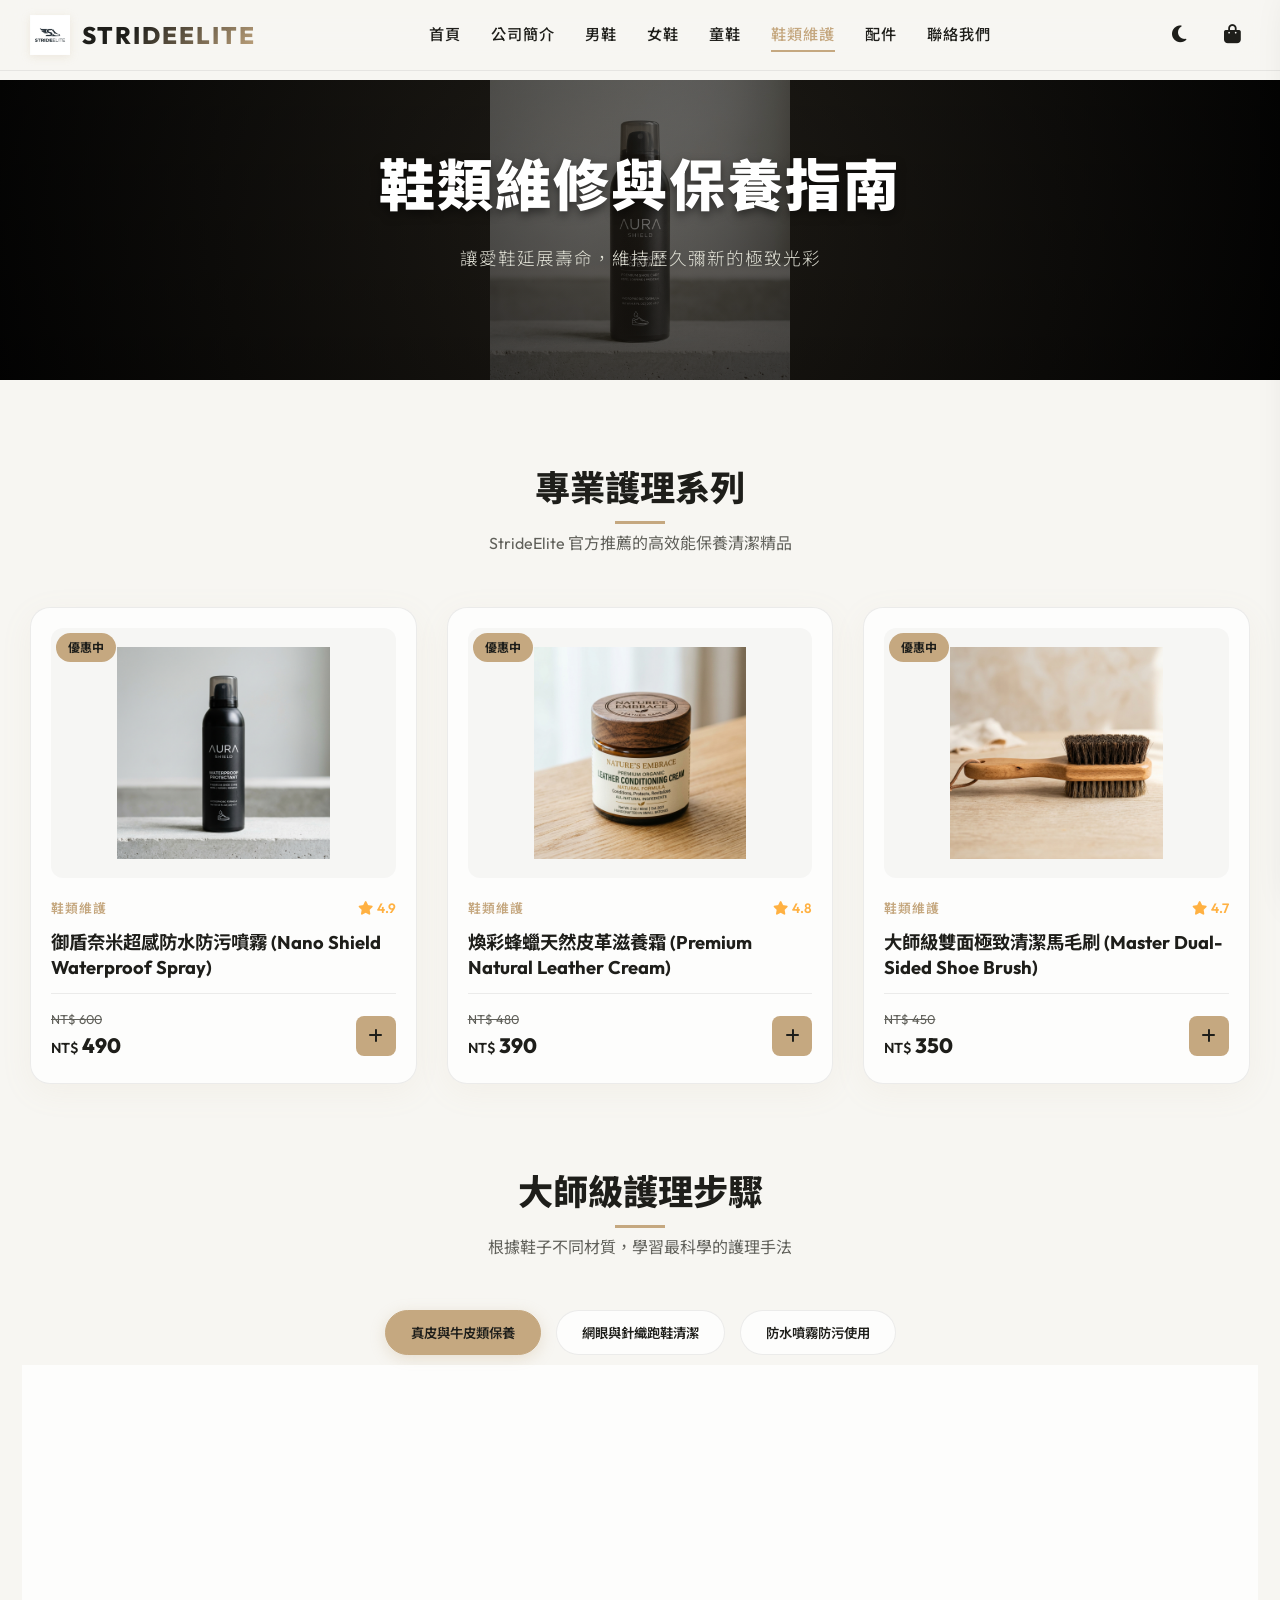
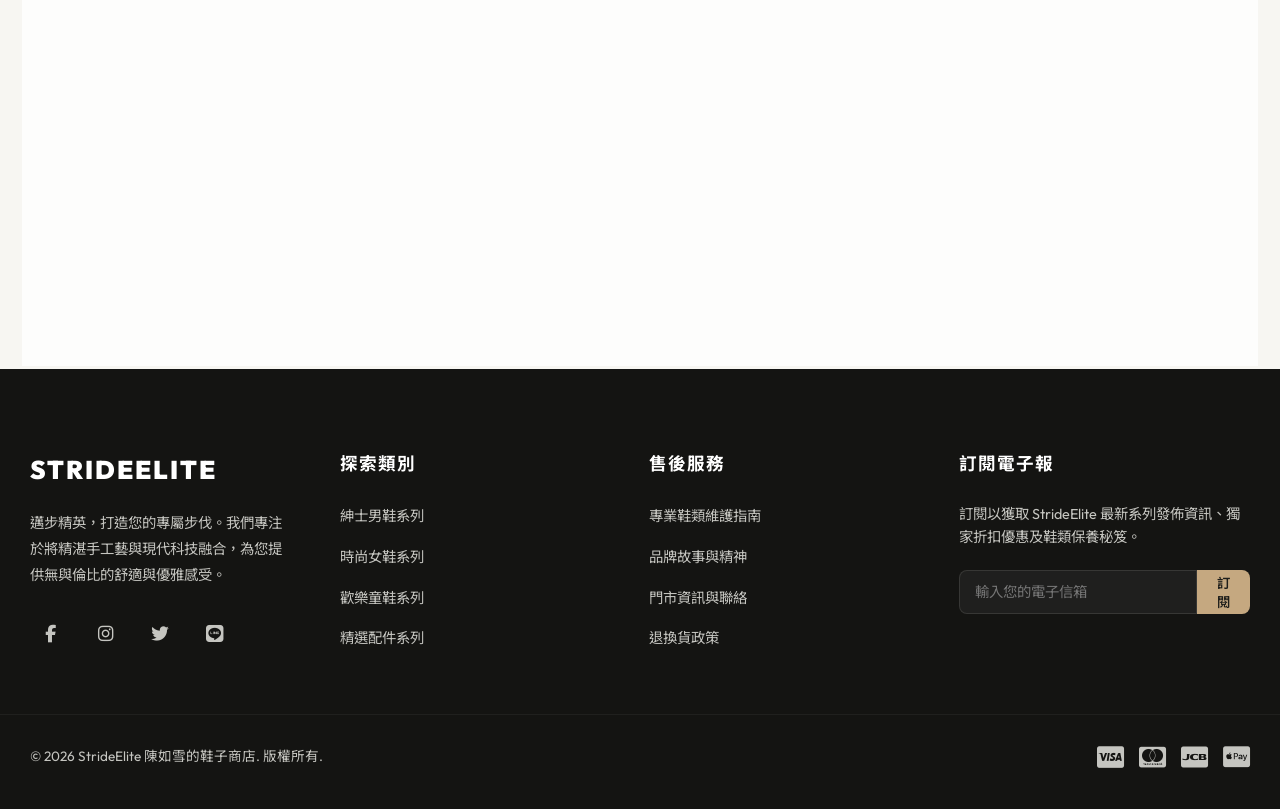
<file: care.html>
﻿<!DOCTYPE html>
<html lang="zh-Hant-TW">
<head>
  <meta charset="UTF-8">
  <meta name="viewport" content="width=device-width, initial-scale=1.0">
  
  <!-- SEO Meta Tags -->
  <title>專業鞋類維護指南與保養精品 | StrideElite 邁步精英</title>
  <meta name="description" content="學習大師級的鞋類保養技巧。StrideElite 提供奈米超感防水防污噴霧、煥彩蜂蠟皮革滋養霜及雙面極致馬毛清潔刷。">
  <meta name="keywords" content="鞋子保養, 防水噴霧, 皮革滋養霜, 馬毛刷, 鞋類維修, 白鞋變黃, 推薦">
  <meta name="author" content="StrideElite Co.">
  
  <!-- Favicon -->
  <link rel="icon" type="image/png" href="assets/images/陳如雪的鞋子商店-Logo.png">
  
  <!-- Stylesheets -->
  <link rel="stylesheet" href="https://cdnjs.cloudflare.com/ajax/libs/font-awesome/6.4.0/css/all.min.css">
  <link rel="stylesheet" href="css/styles.css">
</head>
<body>

  <!-- App Sticky Navbar (Header) -->
  <header class="app-header" id="app-header"></header>

  <!-- Main View Container -->
  <main class="main-content" id="main-content">
    <div class="page-view">
      <section class="about-hero" style="height: 300px; background-image: linear-gradient(rgba(0,0,0,0.5), rgba(0,0,0,0.7)), url('assets/images/陳如雪的鞋子商店-御盾奈米超感防水防污噴霧.png'); background-color: #1a1a17;">
        <div class="hero-overlay"></div>
        <div class="hero-content">
          <h2 class="hero-title">鞋類維修與保養指南</h2>
          <p class="hero-description">讓愛鞋延展壽命，維持歷久彌新的極致光彩</p>
        </div>
      </section>

      <!-- 專業保養商品 -->
      <section class="featured-products" style="margin-top: 60px;">
        <div class="section-header">
          <h2 class="section-title">專業護理系列</h2>
          <p class="section-subtitle">StrideElite 官方推薦的高效能保養清潔精品</p>
        </div>
        <div class="products-grid">
          <!-- 商品卡片 1：御盾奈米超感防水防污噴霧 -->
          <div class="product-card glass-panel" data-id="陳如雪的鞋子商店-御盾奈米超感防水防污噴霧">
            <span class="badge-tag">優惠中</span>
            <div class="product-img-holder">
              <a href="product.html?id=陳如雪的鞋子商店-御盾奈米超感防水防污噴霧">
                <img src="assets/images/陳如雪的鞋子商店-御盾奈米超感防水防污噴霧.png" alt="陳如雪的鞋子商店-御盾奈米超感防水防污噴霧" title="陳如雪的鞋子商店-御盾奈米超感防水防污噴霧" loading="lazy">
              </a>
            </div>
            <div class="product-meta">
              <div class="product-meta-header">
                <span class="product-cat">鞋類維護</span>
                <span class="product-rating">
                  <i class="fas fa-star"></i> 4.9
                </span>
              </div>
              <h3 class="product-card-title">
                <a href="product.html?id=陳如雪的鞋子商店-御盾奈米超感防水防污噴霧">御盾奈米超感防水防污噴霧 (Nano Shield Waterproof Spray)</a>
              </h3>
              <div class="product-card-bottom">
                <div class="price-box">
                  <span class="price-original">NT$ 600</span>
                  <span class="price-current">490</span>
                </div>
                <button class="add-cart-btn add-to-cart-quick" data-id="陳如雪的鞋子商店-御盾奈米超感防水防污噴霧" title="加入購物車">
                  <i class="fas fa-plus"></i>
                </button>
              </div>
            </div>
          </div>

          <!-- 商品卡片 2：煥彩蜂蠟天然皮革滋養霜 -->
          <div class="product-card glass-panel" data-id="陳如雪的鞋子商店-煥彩蜂蠟天然皮革滋養霜">
            <span class="badge-tag">優惠中</span>
            <div class="product-img-holder">
              <a href="product.html?id=陳如雪的鞋子商店-煥彩蜂蠟天然皮革滋養霜">
                <img src="assets/images/陳如雪的鞋子商店-煥彩蜂蠟天然皮革滋養霜.png" alt="陳如雪的鞋子商店-煥彩蜂蠟天然皮革滋養霜" title="陳如雪的鞋子商店-煥彩蜂蠟天然皮革滋養霜" loading="lazy">
              </a>
            </div>
            <div class="product-meta">
              <div class="product-meta-header">
                <span class="product-cat">鞋類維護</span>
                <span class="product-rating">
                  <i class="fas fa-star"></i> 4.8
                </span>
              </div>
              <h3 class="product-card-title">
                <a href="product.html?id=陳如雪的鞋子商店-煥彩蜂蠟天然皮革滋養霜">煥彩蜂蠟天然皮革滋養霜 (Premium Natural Leather Cream)</a>
              </h3>
              <div class="product-card-bottom">
                <div class="price-box">
                  <span class="price-original">NT$ 480</span>
                  <span class="price-current">390</span>
                </div>
                <button class="add-cart-btn add-to-cart-quick" data-id="陳如雪的鞋子商店-煥彩蜂蠟天然皮革滋養霜" title="加入購物車">
                  <i class="fas fa-plus"></i>
                </button>
              </div>
            </div>
          </div>

          <!-- 商品卡片 3：大師級雙面極致清潔馬毛刷 -->
          <div class="product-card glass-panel" data-id="陳如雪的鞋子商店-大師級雙面極致清潔馬毛刷">
            <span class="badge-tag">優惠中</span>
            <div class="product-img-holder">
              <a href="product.html?id=陳如雪的鞋子商店-大師級雙面極致清潔馬毛刷">
                <img src="assets/images/陳如雪的鞋子商店-大師級雙面極致清潔馬毛刷.png" alt="陳如雪的鞋子商店-大師級雙面極致清潔馬毛刷" title="陳如雪的鞋子商店-大師級雙面極致清潔馬毛刷" loading="lazy">
              </a>
            </div>
            <div class="product-meta">
              <div class="product-meta-header">
                <span class="product-cat">鞋類維護</span>
                <span class="product-rating">
                  <i class="fas fa-star"></i> 4.7
                </span>
              </div>
              <h3 class="product-card-title">
                <a href="product.html?id=陳如雪的鞋子商店-大師級雙面極致清潔馬毛刷">大師級雙面極致清潔馬毛刷 (Master Dual-Sided Shoe Brush)</a>
              </h3>
              <div class="product-card-bottom">
                <div class="price-box">
                  <span class="price-original">NT$ 450</span>
                  <span class="price-current">350</span>
                </div>
                <button class="add-cart-btn add-to-cart-quick" data-id="陳如雪的鞋子商店-大師級雙面極致清潔馬毛刷" title="加入購物車">
                  <i class="fas fa-plus"></i>
                </button>
              </div>
            </div>
          </div>
        </div>
      </section>

      <!-- 互動式保養技巧教學 -->
      <section class="care-section">
        <div class="section-header">
          <h2 class="section-title">大師級護理步驟</h2>
          <p class="section-subtitle">根據鞋子不同材質，學習最科學的護理手法</p>
        </div>

        <div class="care-tabs">
          <button class="tab-btn active" data-tab="leather">真皮與牛皮類保養</button>
          <button class="tab-btn" data-tab="sneaker">網眼與針織跑鞋清潔</button>
          <button class="tab-btn" data-tab="waterproof">防水噴霧防污使用</button>
        </div>

        <div class="care-guide-container glass-panel" id="care-guide-panel">
          <div class="care-guide-content">
            <h3>紳士真皮皮鞋保養黃金法則</h3>
            <p>真皮皮革富含天然纖維與油脂，隨著穿著時間會逐漸流失。定期滋養能使皮質維持水潤彈性，避免乾裂失去光澤。</p>
            <div class="step-list">
              <div class="step-item">
                <div class="step-num">1</div>
                <div class="step-text">
                  <h5>乾刷除塵</h5>
                  <p>使用馬毛刷大面積刷拭，將皮鞋縫隙及浮塵清除乾淨。</p>
                </div>
              </div>
              <div class="step-item">
                <div class="step-num">2</div>
                <div class="step-text">
                  <h5>深層滋養</h5>
                  <p>用棉布沾取少量煥彩蜂蠟滋養霜，均勻以畫圓方式揉入皮革。</p>
                </div>
              </div>
              <div class="step-item">
                <div class="step-num">3</div>
                <div class="step-text">
                  <h5>靜置吸收</h5>
                  <p>將皮鞋置於通風陰涼處靜置 15 分鐘，讓滋養成分徹底吸收。</p>
                </div>
              </div>
              <div class="step-item">
                <div class="step-num">4</div>
                <div class="step-text">
                  <h5>拋光打亮</h5>
                  <p>再次用馬毛刷快速往復刷拭，使皮革展現出絲綢般的精緻油亮光澤。</p>
                </div>
              </div>
            </div>
          </div>
          <div class="care-guide-img">
            <img src="assets/images/陳如雪的鞋子商店-煥彩蜂蠟天然皮革滋養霜.png" alt="紳士真皮皮鞋保養黃金法則" title="紳士真皮皮鞋保養黃金法則">
          </div>
        </div>
      </section>
    </div>
  </main>

  <!-- App Footer -->
  <footer class="app-footer" id="app-footer"></footer>

  <!-- Sidebar Cart Widget -->
  <div class="cart-sidebar" id="cart-sidebar">
    <div class="cart-header">
      <h3><i class="fas fa-shopping-bag" style="color: var(--primary-gold);"></i> 我的購物車</h3>
      <button class="close-cart-btn" id="close-cart-btn" title="關閉購物車">
        <i class="fas fa-times"></i>
      </button>
    </div>
    <div class="cart-items-list" id="cart-items-list"></div>
    <div class="cart-footer">
      <div class="cart-total-row">
        <span class="cart-total-label">總金額 (Subtotal):</span>
        <span class="cart-total-price" id="cart-total-price">0</span>
      </div>
      <button class="btn btn-primary btn-checkout" id="checkout-btn">
        立即前往結帳 <i class="fas fa-arrow-right" style="margin-left: 8px;"></i>
      </button>
    </div>
  </div>

  <div class="overlay-backdrop" id="overlay-backdrop"></div>

  <!-- Scripts -->
  <script src="js/products.js"></script>
  <script src="js/components.js"></script>
  <script src="js/app.js"></script>
  
  <script>
    document.addEventListener('DOMContentLoaded', () => {
      const footer = document.getElementById('app-footer');
      if (footer) {
        footer.innerHTML = getFooterHTML();
        const newsletterForm = document.getElementById('newsletter-form');
        if (newsletterForm) {
          newsletterForm.addEventListener('submit', (e) => {
            e.preventDefault();
            const email = newsletterForm.querySelector('input').value;
            showToast(`感謝訂閱！折扣碼已發送至 ${email}`);
            newsletterForm.reset();
          });
        }
      }
    });
  </script>
</body>
</html>
</file>
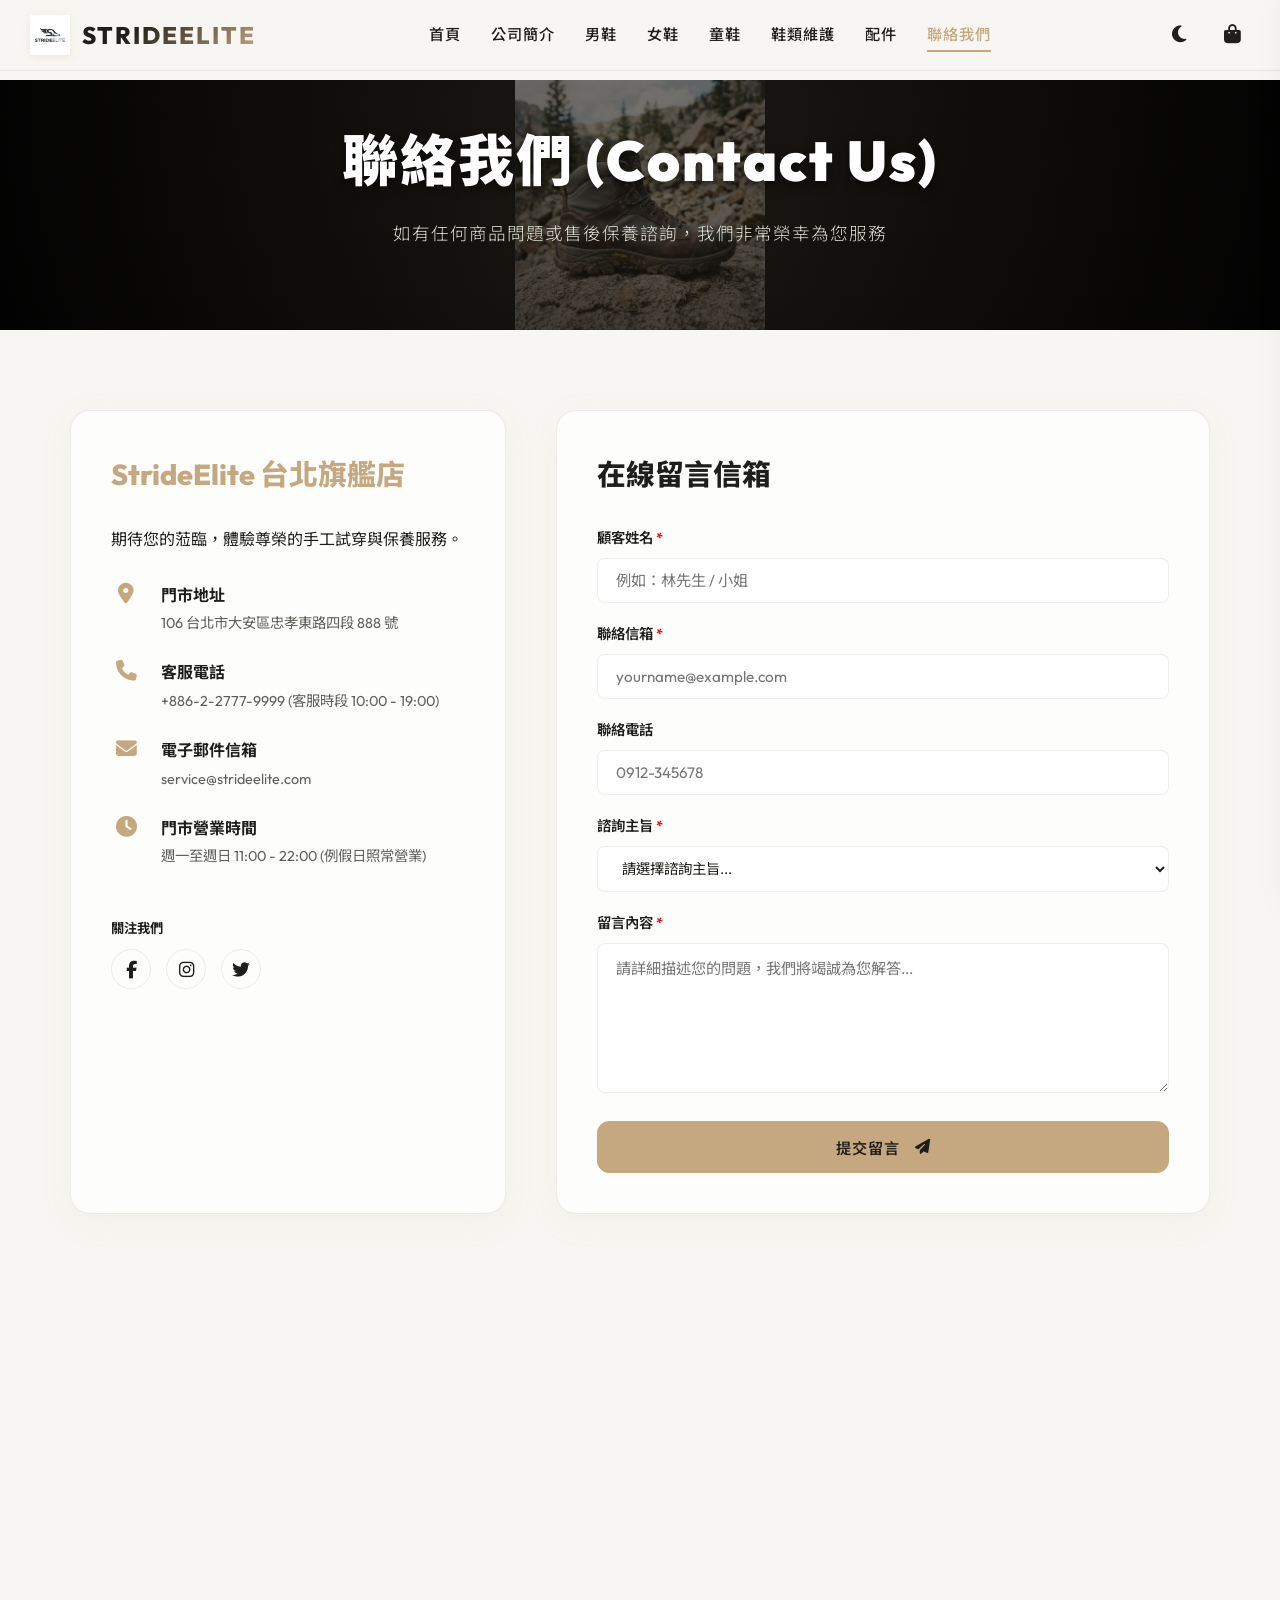
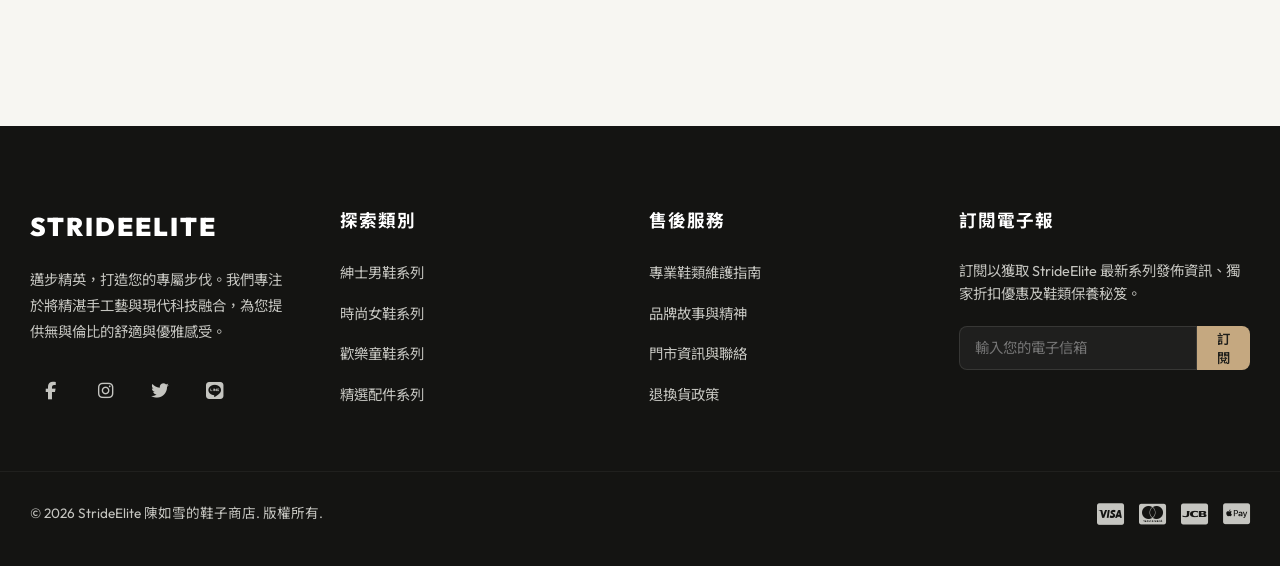
<file: contact.html>
<!DOCTYPE html>
<html lang="zh-Hant-TW">
<head>
  <meta charset="UTF-8">
  <meta name="viewport" content="width=device-width, initial-scale=1.0">
  
  <!-- SEO Meta Tags -->
  <title>聯絡我們與門市資訊 | StrideElite 邁步精英</title>
  <meta name="description" content="聯絡 StrideElite 客服團隊。台北旗艦店門市地址、營業時間、電話及線上諮詢表單。">
  <meta name="keywords" content="聯絡我們, 門市地址, 台北安全鞋店, 鋼頭安全鞋專賣店, 線上留言">
  <meta name="author" content="StrideElite Co.">
  
  <!-- Favicon -->
  <link rel="icon" type="image/png" href="assets/images/陳如雪的鞋子商店-Logo.png">
  
  <!-- Stylesheets -->
  <link rel="stylesheet" href="https://cdnjs.cloudflare.com/ajax/libs/font-awesome/6.4.0/css/all.min.css">
  <link rel="stylesheet" href="css/styles.css">
</head>
<body>

  <!-- App Sticky Navbar (Header) -->
  <header class="app-header" id="app-header"></header>

  <!-- Main View Container -->
  <main class="main-content" id="main-content">
    <div class="page-view">
      <section class="about-hero" style="height: 250px; background-image: linear-gradient(rgba(0,0,0,0.5), rgba(0,0,0,0.7)), url('assets/images/陳如雪的鞋子商店-巔峰行者全地形防水登山靴.png'); background-position: center bottom;">
        <div class="hero-overlay"></div>
        <div class="hero-content">
          <h2 class="hero-title">聯絡我們 (Contact Us)</h2>
          <p class="hero-description">如有任何商品問題或售後保養諮詢，我們非常榮幸為您服務</p>
        </div>
      </section>

      <section class="contact-container">
        <!-- 聯絡資訊 -->
        <div class="contact-info-panel glass-panel">
          <h3>StrideElite 台北旗艦店</h3>
          <p>期待您的蒞臨，體驗尊榮的手工試穿與保養服務。</p>
          
          <div class="contact-details">
            <div class="contact-detail-item">
              <i class="fas fa-map-marker-alt"></i>
              <div class="contact-detail-text">
                <h5>門市地址</h5>
                <p>106 台北市大安區忠孝東路四段 888 號</p>
              </div>
            </div>
            <div class="contact-detail-item">
              <i class="fas fa-phone"></i>
              <div class="contact-detail-text">
                <h5>客服電話</h5>
                <p>+886-2-2777-9999 (客服時段 10:00 - 19:00)</p>
              </div>
            </div>
            <div class="contact-detail-item">
              <i class="fas fa-envelope"></i>
              <div class="contact-detail-text">
                <h5>電子郵件信箱</h5>
                <p>service@strideelite.com</p>
              </div>
            </div>
            <div class="contact-detail-item">
              <i class="fas fa-clock"></i>
              <div class="contact-detail-text">
                <h5>門市營業時間</h5>
                <p>週一至週日 11:00 - 22:00 (例假日照常營業)</p>
              </div>
            </div>
          </div>

          <div style="margin-top: 20px;">
            <h5>關注我們</h5>
            <div class="social-links">
              <a href="#" class="social-icon"><i class="fab fa-facebook-f"></i></a>
              <a href="#" class="social-icon"><i class="fab fa-instagram"></i></a>
              <a href="#" class="social-icon"><i class="fab fa-twitter"></i></a>
            </div>
          </div>
        </div>

        <!-- 線上聯絡表單 -->
        <div class="contact-form-panel glass-panel">
          <h3>在線留言信箱</h3>
          <div class="form-feedback" id="form-feedback">
            您的留言已成功送出！我們將於 24 小時內與您聯絡。
          </div>
          <form id="contact-form">
            <div class="form-group">
              <label for="contact-name">顧客姓名 <span style="color: red;">*</span></label>
              <input type="text" id="contact-name" required placeholder="例如：林先生 / 小姐">
            </div>
            <div class="form-group">
              <label for="contact-email">聯絡信箱 <span style="color: red;">*</span></label>
              <input type="email" id="contact-email" required placeholder="yourname@example.com">
            </div>
            <div class="form-group">
              <label for="contact-phone">聯絡電話</label>
              <input type="tel" id="contact-phone" placeholder="0912-345678">
            </div>
            <div class="form-group">
              <label for="contact-subject">諮詢主旨 <span style="color: red;">*</span></label>
              <select id="contact-subject" class="filter-select" style="width: 100%; border-radius: var(--border-radius-sm);" required>
                <option value="">請選擇諮詢主旨...</option>
                <option value="product">商品尺寸與庫存諮詢</option>
                <option value="care">鞋子保養與清潔服務</option>
                <option value="order">訂單與退換貨事宜</option>
                <option value="cooperation">商務合作洽談</option>
              </select>
            </div>
            <div class="form-group">
              <label for="contact-message">留言內容 <span style="color: red;">*</span></label>
              <textarea id="contact-message" required placeholder="請詳細描述您的問題，我們將竭誠為您解答..."></textarea>
            </div>
            <button type="submit" class="btn btn-primary" style="width: 100%; justify-content: center;">
              提交留言 <i class="fas fa-paper-plane" style="margin-left: 5px;"></i>
            </button>
          </form>
        </div>
      </section>
      
      <!-- 門市地理位置地圖 (Mock Map) -->
      <section style="max-width: 1200px; margin: 40px auto 80px; padding: 0 30px;">
        <div class="glass-panel" style="padding: 10px; border-radius: var(--border-radius-lg);">
          <div style="width: 100%; height: 350px; background-color: var(--footer-bg); border-radius: var(--border-radius-md); display: flex; flex-direction: column; align-items: center; justify-content: center; text-align: center; color: #ffffff; gap: 15px; position: relative; overflow: hidden;">
            <div style="position: absolute; top:0; left:0; width:100%; height:100%; background: linear-gradient(rgba(0,0,0,0.6), rgba(0,0,0,0.6)), url('assets/images/陳如雪的鞋子商店-Logo.png') no-repeat center center; background-size: contain; filter: blur(3px); opacity: 0.15;"></div>
            <i class="fas fa-map-marked-alt" style="font-size: 3rem; color: var(--primary-gold); z-index: 1;"></i>
            <h4 style="z-index: 1; font-weight: 700;">StrideElite 台北旗艦店 GPS 實時定位</h4>
            <p style="z-index: 1; color: var(--accent-gold); font-size: 0.9rem;">(捷運忠孝敦化站 3 號出口，步行約 3 分鐘)</p>
            <div style="z-index: 1; width: 12px; height: 12px; border-radius: 50%; background-color: var(--success); display: inline-block; position: relative;">
              <span style="position: absolute; top: -4px; left: -4px; width: 20px; height: 20px; border-radius: 50%; border: 2px solid var(--success); animation: pulse 2s infinite; opacity: 0.7;"></span>
            </div>
          </div>
        </div>
      </section>
    </div>
  </main>

  <!-- App Footer -->
  <footer class="app-footer" id="app-footer"></footer>

  <!-- Sidebar Cart Widget -->
  <div class="cart-sidebar" id="cart-sidebar">
    <div class="cart-header">
      <h3><i class="fas fa-shopping-bag" style="color: var(--primary-gold);"></i> 我的購物車</h3>
      <button class="close-cart-btn" id="close-cart-btn" title="關閉購物車">
        <i class="fas fa-times"></i>
      </button>
    </div>
    <div class="cart-items-list" id="cart-items-list"></div>
    <div class="cart-footer">
      <div class="cart-total-row">
        <span class="cart-total-label">總金額 (Subtotal):</span>
        <span class="cart-total-price" id="cart-total-price">0</span>
      </div>
      <button class="btn btn-primary btn-checkout" id="checkout-btn">
        立即前往結帳 <i class="fas fa-arrow-right" style="margin-left: 8px;"></i>
      </button>
    </div>
  </div>

  <div class="overlay-backdrop" id="overlay-backdrop"></div>

  <!-- Scripts -->
  <script src="js/products.js"></script>
  <script src="js/components.js"></script>
  <script src="js/app.js"></script>
  
  <script>
    document.addEventListener('DOMContentLoaded', () => {
      const footer = document.getElementById('app-footer');
      if (footer) {
        footer.innerHTML = getFooterHTML();
        const newsletterForm = document.getElementById('newsletter-form');
        if (newsletterForm) {
          newsletterForm.addEventListener('submit', (e) => {
            e.preventDefault();
            const email = newsletterForm.querySelector('input').value;
            showToast(`感謝訂閱！折扣碼已發送至 ${email}`);
            newsletterForm.reset();
          });
        }
      }
    });
  </script>
</body>
</html>
</file>
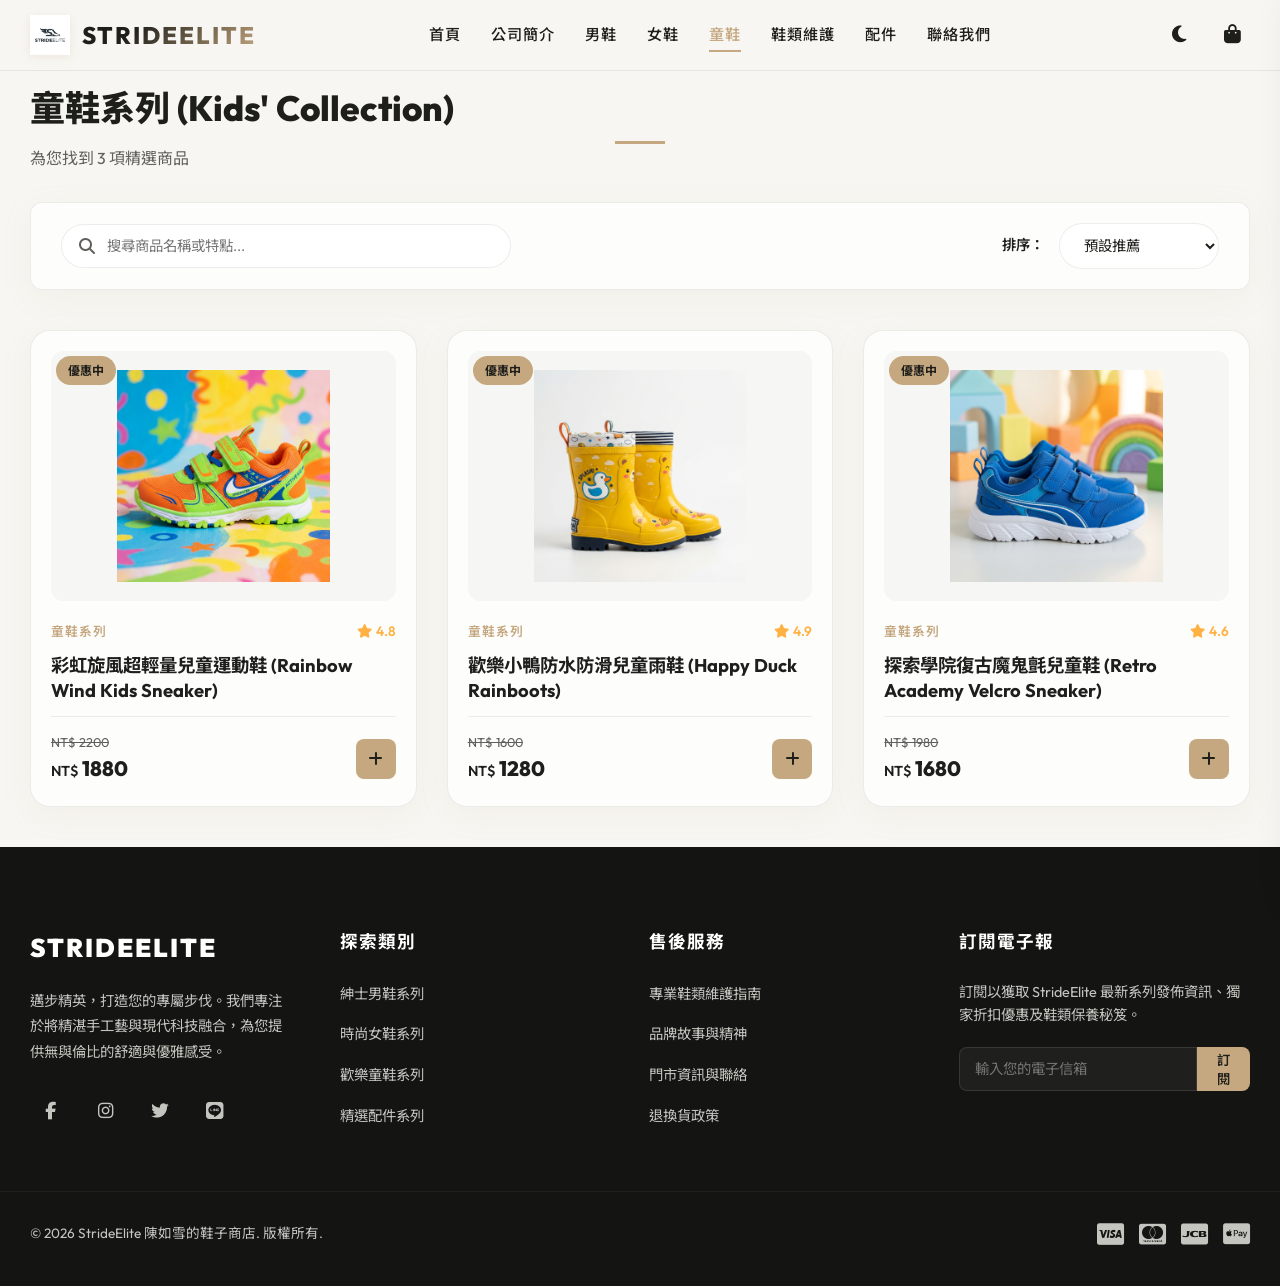
<file: kids.html>
﻿<!DOCTYPE html>
<html lang="zh-Hant-TW">
<head>
  <meta charset="UTF-8">
  <meta name="viewport" content="width=device-width, initial-scale=1.0">
  
  <!-- SEO Meta Tags -->
  <title>繽紛童鞋系列 | StrideElite 邁步精英</title>
  <meta name="description" content="專為學齡兒童成長腳型開發的 StrideElite 童鞋，超輕量魔鬼氈運動鞋、一體成型安全反光卡通小鴨雨鞋及耐磨超纖復古板鞋。">
  <meta name="keywords" content="童鞋, 兒童雨鞋, 魔鬼氈板鞋, 兒童運動鞋, 足球鞋, 洞洞鞋, 推薦">
  <meta name="author" content="StrideElite Co.">
  
  <!-- Favicon -->
  <link rel="icon" type="image/png" href="assets/images/陳如雪的鞋子商店-Logo.png">
  
  <!-- Stylesheets -->
  <link rel="stylesheet" href="https://cdnjs.cloudflare.com/ajax/libs/font-awesome/6.4.0/css/all.min.css">
  <link rel="stylesheet" href="css/styles.css">
</head>
<body>

  <!-- App Sticky Navbar (Header) -->
  <header class="app-header" id="app-header"></header>

  <!-- Main View Container -->
  <main class="main-content" id="main-content">
    <div class="page-view" style="max-width: 1400px; margin: 40px auto; padding: 0 30px;">
      <div class="section-header" style="text-align: left; margin-bottom: 30px;">
        <h2 class="section-title" style="display: block; margin-bottom: 10px;">童鞋系列 (Kids' Collection)</h2>
        <p class="section-subtitle" id="product-count-subtitle">為您找到 3 項精選商品</p>
      </div>

      <!-- 商品過濾與搜索欄 -->
      <section class="filter-bar glass-panel">
        <div class="search-box">
          <i class="fas fa-search"></i>
          <input type="text" id="product-search-input" placeholder="搜尋商品名稱或特點..." value="">
        </div>
        <div class="filter-options">
          <label for="sort-select" style="font-weight: 600; font-size: 0.9rem;">排序：</label>
          <select id="sort-select" class="filter-select">
            <option value="default" selected>預設推薦</option>
            <option value="price-asc">價格：由低到高</option>
            <option value="price-desc">價格：由高到低</option>
            <option value="rating">顧客評價最高</option>
          </select>
        </div>
      </section>

      <!-- 商品渲染列表 -->
      <div class="products-grid" id="category-products-grid">
        <!-- 商品卡片 1：彩虹旋風超輕量兒童運動鞋 -->
        <div class="product-card glass-panel" data-id="陳如雪的鞋子商店-彩虹旋風超輕量兒童運動鞋">
          <span class="badge-tag">優惠中</span>
          <div class="product-img-holder">
            <a href="product.html?id=陳如雪的鞋子商店-彩虹旋風超輕量兒童運動鞋">
              <img src="assets/images/陳如雪的鞋子商店-彩虹旋風超輕量兒童運動鞋.png" alt="陳如雪的鞋子商店-彩虹旋風超輕量兒童運動鞋" title="陳如雪的鞋子商店-彩虹旋風超輕量兒童運動鞋" loading="lazy">
            </a>
          </div>
          <div class="product-meta">
            <div class="product-meta-header">
              <span class="product-cat">童鞋系列</span>
              <span class="product-rating">
                <i class="fas fa-star"></i> 4.8
              </span>
            </div>
            <h3 class="product-card-title">
              <a href="product.html?id=陳如雪的鞋子商店-彩虹旋風超輕量兒童運動鞋">彩虹旋風超輕量兒童運動鞋 (Rainbow Wind Kids Sneaker)</a>
            </h3>
            <div class="product-card-bottom">
              <div class="price-box">
                <span class="price-original">NT$ 2200</span>
                <span class="price-current">1880</span>
              </div>
              <button class="add-cart-btn add-to-cart-quick" data-id="陳如雪的鞋子商店-彩虹旋風超輕量兒童運動鞋" title="加入購物車">
                <i class="fas fa-plus"></i>
              </button>
            </div>
          </div>
        </div>

        <!-- 商品卡片 2：歡樂小鴨防水防滑兒童雨鞋 -->
        <div class="product-card glass-panel" data-id="陳如雪的鞋子商店-歡樂小鴨防水防滑兒童雨鞋">
          <span class="badge-tag">優惠中</span>
          <div class="product-img-holder">
            <a href="product.html?id=陳如雪的鞋子商店-歡樂小鴨防水防滑兒童雨鞋">
              <img src="assets/images/陳如雪的鞋子商店-歡樂小鴨防水防滑兒童雨鞋.png" alt="陳如雪的鞋子商店-歡樂小鴨防水防滑兒童雨鞋" title="陳如雪的鞋子商店-歡樂小鴨防水防滑兒童雨鞋" loading="lazy">
            </a>
          </div>
          <div class="product-meta">
            <div class="product-meta-header">
              <span class="product-cat">童鞋系列</span>
              <span class="product-rating">
                <i class="fas fa-star"></i> 4.9
              </span>
            </div>
            <h3 class="product-card-title">
              <a href="product.html?id=陳如雪的鞋子商店-歡樂小鴨防水防滑兒童雨鞋">歡樂小鴨防水防滑兒童雨鞋 (Happy Duck Rainboots)</a>
            </h3>
            <div class="product-card-bottom">
              <div class="price-box">
                <span class="price-original">NT$ 1600</span>
                <span class="price-current">1280</span>
              </div>
              <button class="add-cart-btn add-to-cart-quick" data-id="陳如雪的鞋子商店-歡樂小鴨防水防滑兒童雨鞋" title="加入購物車">
                <i class="fas fa-plus"></i>
              </button>
            </div>
          </div>
        </div>

        <!-- 商品卡片 3：探索學院復古魔鬼氈兒童鞋 -->
        <div class="product-card glass-panel" data-id="陳如雪的鞋子商店-探索學院復古魔鬼氈兒童鞋">
          <span class="badge-tag">優惠中</span>
          <div class="product-img-holder">
            <a href="product.html?id=陳如雪的鞋子商店-探索學院復古魔鬼氈兒童鞋">
              <img src="assets/images/陳如雪的鞋子商店-探索學院復古魔鬼氈兒童鞋.png" alt="陳如雪的鞋子商店-探索學院復古魔鬼氈兒童鞋" title="陳如雪的鞋子商店-探索學院復古魔鬼氈兒童鞋" loading="lazy">
            </a>
          </div>
          <div class="product-meta">
            <div class="product-meta-header">
              <span class="product-cat">童鞋系列</span>
              <span class="product-rating">
                <i class="fas fa-star"></i> 4.6
              </span>
            </div>
            <h3 class="product-card-title">
              <a href="product.html?id=陳如雪的鞋子商店-探索學院復古魔鬼氈兒童鞋">探索學院復古魔鬼氈兒童鞋 (Retro Academy Velcro Sneaker)</a>
            </h3>
            <div class="product-card-bottom">
              <div class="price-box">
                <span class="price-original">NT$ 1980</span>
                <span class="price-current">1680</span>
              </div>
              <button class="add-cart-btn add-to-cart-quick" data-id="陳如雪的鞋子商店-探索學院復古魔鬼氈兒童鞋" title="加入購物車">
                <i class="fas fa-plus"></i>
              </button>
            </div>
          </div>
        </div>
      </div>
    </div>
  </main>

  <!-- App Footer -->
  <footer class="app-footer" id="app-footer"></footer>

  <!-- Sidebar Cart Widget -->
  <div class="cart-sidebar" id="cart-sidebar">
    <div class="cart-header">
      <h3><i class="fas fa-shopping-bag" style="color: var(--primary-gold);"></i> 我的購物車</h3>
      <button class="close-cart-btn" id="close-cart-btn" title="關閉購物車">
        <i class="fas fa-times"></i>
      </button>
    </div>
    <div class="cart-items-list" id="cart-items-list"></div>
    <div class="cart-footer">
      <div class="cart-total-row">
        <span class="cart-total-label">總金額 (Subtotal):</span>
        <span class="cart-total-price" id="cart-total-price">0</span>
      </div>
      <button class="btn btn-primary btn-checkout" id="checkout-btn">
        立即前往結帳 <i class="fas fa-arrow-right" style="margin-left: 8px;"></i>
      </button>
    </div>
  </div>

  <div class="overlay-backdrop" id="overlay-backdrop"></div>

  <!-- Scripts -->
  <script src="js/products.js"></script>
  <script src="js/components.js"></script>
  <script src="js/app.js"></script>
  
  <script>
    document.addEventListener('DOMContentLoaded', () => {
      const footer = document.getElementById('app-footer');
      if (footer) {
        footer.innerHTML = getFooterHTML();
        const newsletterForm = document.getElementById('newsletter-form');
        if (newsletterForm) {
          newsletterForm.addEventListener('submit', (e) => {
            e.preventDefault();
            const email = newsletterForm.querySelector('input').value;
            showToast(`感謝訂閱！折扣碼已發送至 ${email}`);
            newsletterForm.reset();
          });
        }
      }
    });
  </script>
</body>
</html>
</file>
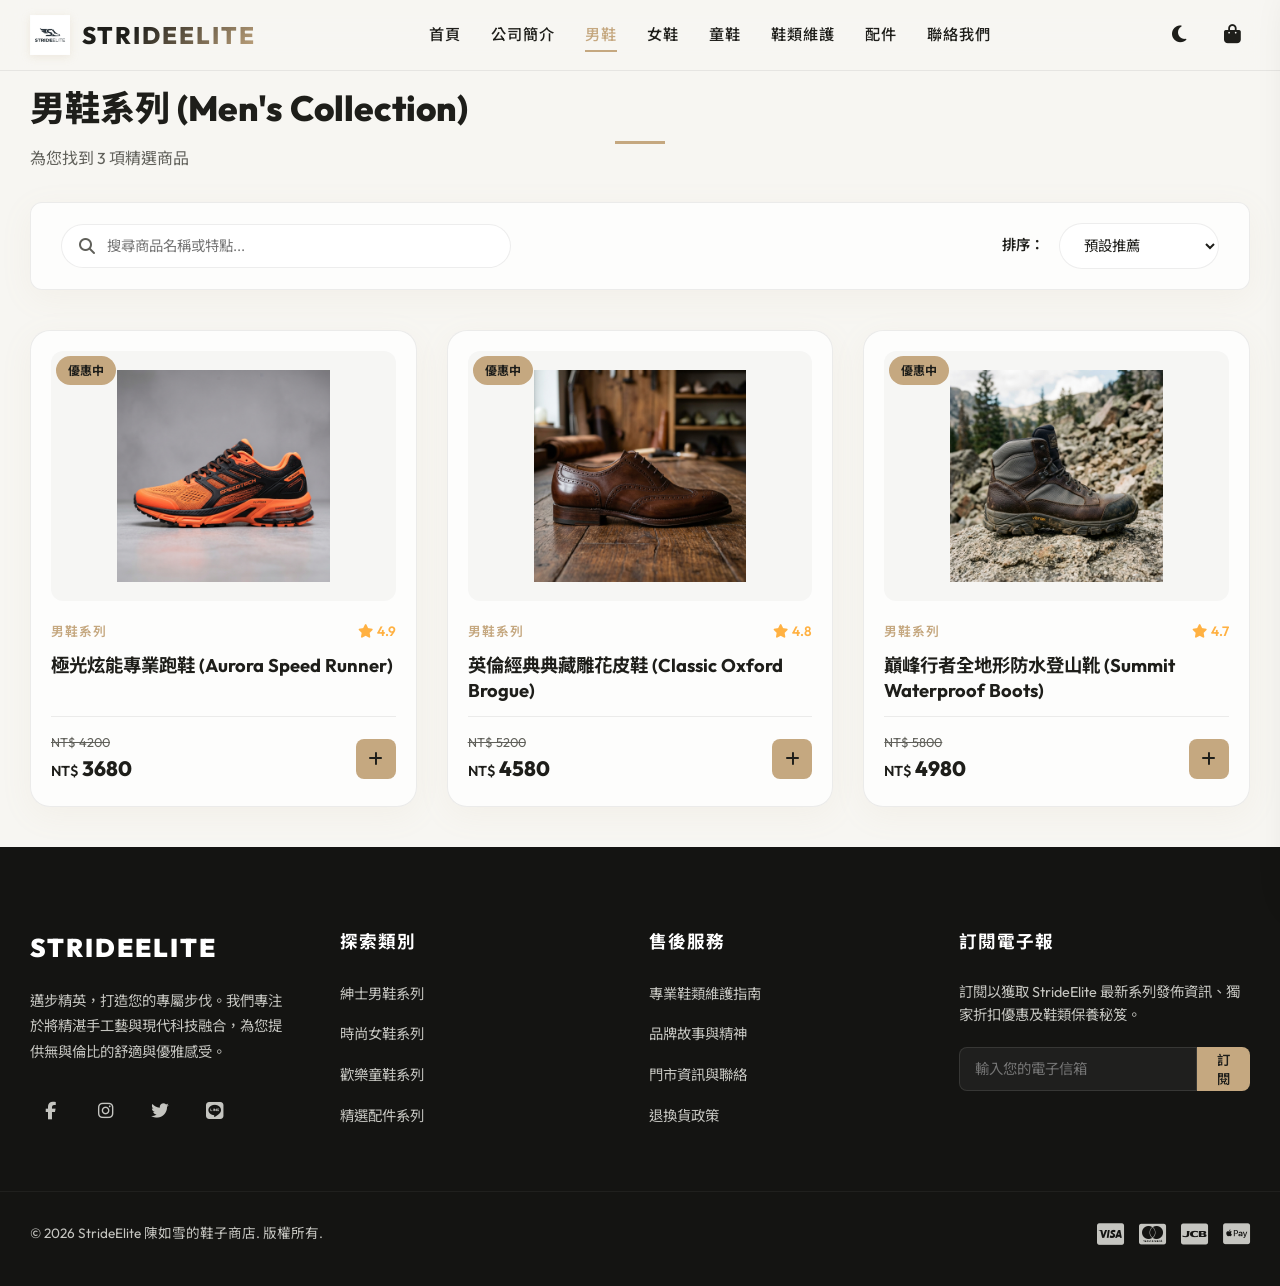
<file: mens.html>
﻿<!DOCTYPE html>
<html lang="zh-Hant-TW">
<head>
  <meta charset="UTF-8">
  <meta name="viewport" content="width=device-width, initial-scale=1.0">
  
  <!-- SEO Meta Tags -->
  <title>紳士男鞋系列 | StrideElite 邁步精英</title>
  <meta name="description" content="瀏覽 StrideElite 精選男鞋系列，包含專業科技運動跑鞋、經典手工雕花雕紋牛津皮鞋及高防護戶外全地形防水登山靴。">
  <meta name="keywords" content="男鞋, 跑鞋, 皮鞋, 登山靴, 運動鞋, 鋼頭安全鞋, 推薦">
  <meta name="author" content="StrideElite Co.">
  
  <!-- Favicon -->
  <link rel="icon" type="image/png" href="assets/images/陳如雪的鞋子商店-Logo.png">
  
  <!-- Stylesheets -->
  <link rel="stylesheet" href="https://cdnjs.cloudflare.com/ajax/libs/font-awesome/6.4.0/css/all.min.css">
  <link rel="stylesheet" href="css/styles.css">
</head>
<body>

  <!-- App Sticky Navbar (Header) -->
  <header class="app-header" id="app-header"></header>

  <!-- Main View Container -->
  <main class="main-content" id="main-content">
    <div class="page-view" style="max-width: 1400px; margin: 40px auto; padding: 0 30px;">
      <div class="section-header" style="text-align: left; margin-bottom: 30px;">
        <h2 class="section-title" style="display: block; margin-bottom: 10px;">男鞋系列 (Men's Collection)</h2>
        <p class="section-subtitle" id="product-count-subtitle">為您找到 3 項精選商品</p>
      </div>

      <!-- 商品過濾與搜索欄 -->
      <section class="filter-bar glass-panel">
        <div class="search-box">
          <i class="fas fa-search"></i>
          <input type="text" id="product-search-input" placeholder="搜尋商品名稱或特點..." value="">
        </div>
        <div class="filter-options">
          <label for="sort-select" style="font-weight: 600; font-size: 0.9rem;">排序：</label>
          <select id="sort-select" class="filter-select">
            <option value="default" selected>預設推薦</option>
            <option value="price-asc">價格：由低到高</option>
            <option value="price-desc">價格：由高到低</option>
            <option value="rating">顧客評價最高</option>
          </select>
        </div>
      </section>

      <!-- 商品渲染列表 -->
      <div class="products-grid" id="category-products-grid">
        <!-- 商品卡片 1：極光跑鞋 -->
        <div class="product-card glass-panel" data-id="陳如雪的鞋子商店-極光炫能專業跑鞋">
          <span class="badge-tag">優惠中</span>
          <div class="product-img-holder">
            <a href="product.html?id=陳如雪的鞋子商店-極光炫能專業跑鞋">
              <img src="assets/images/陳如雪的鞋子商店-極光炫能專業跑鞋.png" alt="陳如雪的鞋子商店-極光炫能專業跑鞋" title="陳如雪的鞋子商店-極光炫能專業跑鞋" loading="lazy">
            </a>
          </div>
          <div class="product-meta">
            <div class="product-meta-header">
              <span class="product-cat">男鞋系列</span>
              <span class="product-rating">
                <i class="fas fa-star"></i> 4.9
              </span>
            </div>
            <h3 class="product-card-title">
              <a href="product.html?id=陳如雪的鞋子商店-極光炫能專業跑鞋">極光炫能專業跑鞋 (Aurora Speed Runner)</a>
            </h3>
            <div class="product-card-bottom">
              <div class="price-box">
                <span class="price-original">NT$ 4200</span>
                <span class="price-current">3680</span>
              </div>
              <button class="add-cart-btn add-to-cart-quick" data-id="陳如雪的鞋子商店-極光炫能專業跑鞋" title="加入購物車">
                <i class="fas fa-plus"></i>
              </button>
            </div>
          </div>
        </div>

        <!-- 商品卡片 2：經典皮鞋 -->
        <div class="product-card glass-panel" data-id="陳如雪的鞋子商店-英倫經典典藏雕花皮鞋">
          <span class="badge-tag">優惠中</span>
          <div class="product-img-holder">
            <a href="product.html?id=陳如雪的鞋子商店-英倫經典典藏雕花皮鞋">
              <img src="assets/images/陳如雪的鞋子商店-英倫經典典藏雕花皮鞋.png" alt="陳如雪的鞋子商店-英倫經典典藏雕花皮鞋" title="陳如雪的鞋子商店-英倫經典典藏雕花皮鞋" loading="lazy">
            </a>
          </div>
          <div class="product-meta">
            <div class="product-meta-header">
              <span class="product-cat">男鞋系列</span>
              <span class="product-rating">
                <i class="fas fa-star"></i> 4.8
              </span>
            </div>
            <h3 class="product-card-title">
              <a href="product.html?id=陳如雪的鞋子商店-英倫經典典藏雕花皮鞋">英倫經典典藏雕花皮鞋 (Classic Oxford Brogue)</a>
            </h3>
            <div class="product-card-bottom">
              <div class="price-box">
                <span class="price-original">NT$ 5200</span>
                <span class="price-current">4580</span>
              </div>
              <button class="add-cart-btn add-to-cart-quick" data-id="陳如雪的鞋子商店-英倫經典典藏雕花皮鞋" title="加入購物車">
                <i class="fas fa-plus"></i>
              </button>
            </div>
          </div>
        </div>

        <!-- 商品卡片 3：登山靴 -->
        <div class="product-card glass-panel" data-id="陳如雪的鞋子商店-巔峰行者全地形防水登山靴">
          <span class="badge-tag">優惠中</span>
          <div class="product-img-holder">
            <a href="product.html?id=陳如雪的鞋子商店-巔峰行者全地形防水登山靴">
              <img src="assets/images/陳如雪的鞋子商店-巔峰行者全地形防水登山靴.png" alt="陳如雪的鞋子商店-巔峰行者全地形防水登山靴" title="陳如雪的鞋子商店-巔峰行者全地形防水登山靴" loading="lazy">
            </a>
          </div>
          <div class="product-meta">
            <div class="product-meta-header">
              <span class="product-cat">男鞋系列</span>
              <span class="product-rating">
                <i class="fas fa-star"></i> 4.7
              </span>
            </div>
            <h3 class="product-card-title">
              <a href="product.html?id=陳如雪的鞋子商店-巔峰行者全地形防水登山靴">巔峰行者全地形防水登山靴 (Summit Waterproof Boots)</a>
            </h3>
            <div class="product-card-bottom">
              <div class="price-box">
                <span class="price-original">NT$ 5800</span>
                <span class="price-current">4980</span>
              </div>
              <button class="add-cart-btn add-to-cart-quick" data-id="陳如雪的鞋子商店-巔峰行者全地形防水登山靴" title="加入購物車">
                <i class="fas fa-plus"></i>
              </button>
            </div>
          </div>
        </div>
      </div>
    </div>
  </main>

  <!-- App Footer -->
  <footer class="app-footer" id="app-footer"></footer>

  <!-- Sidebar Cart Widget -->
  <div class="cart-sidebar" id="cart-sidebar">
    <div class="cart-header">
      <h3><i class="fas fa-shopping-bag" style="color: var(--primary-gold);"></i> 我的購物車</h3>
      <button class="close-cart-btn" id="close-cart-btn" title="關閉購物車">
        <i class="fas fa-times"></i>
      </button>
    </div>
    <div class="cart-items-list" id="cart-items-list"></div>
    <div class="cart-footer">
      <div class="cart-total-row">
        <span class="cart-total-label">總金額 (Subtotal):</span>
        <span class="cart-total-price" id="cart-total-price">0</span>
      </div>
      <button class="btn btn-primary btn-checkout" id="checkout-btn">
        立即前往結帳 <i class="fas fa-arrow-right" style="margin-left: 8px;"></i>
      </button>
    </div>
  </div>

  <div class="overlay-backdrop" id="overlay-backdrop"></div>

  <!-- Scripts -->
  <script src="js/products.js"></script>
  <script src="js/components.js"></script>
  <script src="js/app.js"></script>
  
  <script>
    document.addEventListener('DOMContentLoaded', () => {
      const footer = document.getElementById('app-footer');
      if (footer) {
        footer.innerHTML = getFooterHTML();
        const newsletterForm = document.getElementById('newsletter-form');
        if (newsletterForm) {
          newsletterForm.addEventListener('submit', (e) => {
            e.preventDefault();
            const email = newsletterForm.querySelector('input').value;
            showToast(`感謝訂閱！折扣碼已發送至 ${email}`);
            newsletterForm.reset();
          });
        }
      }
    });
  </script>
</body>
</html>
</file>
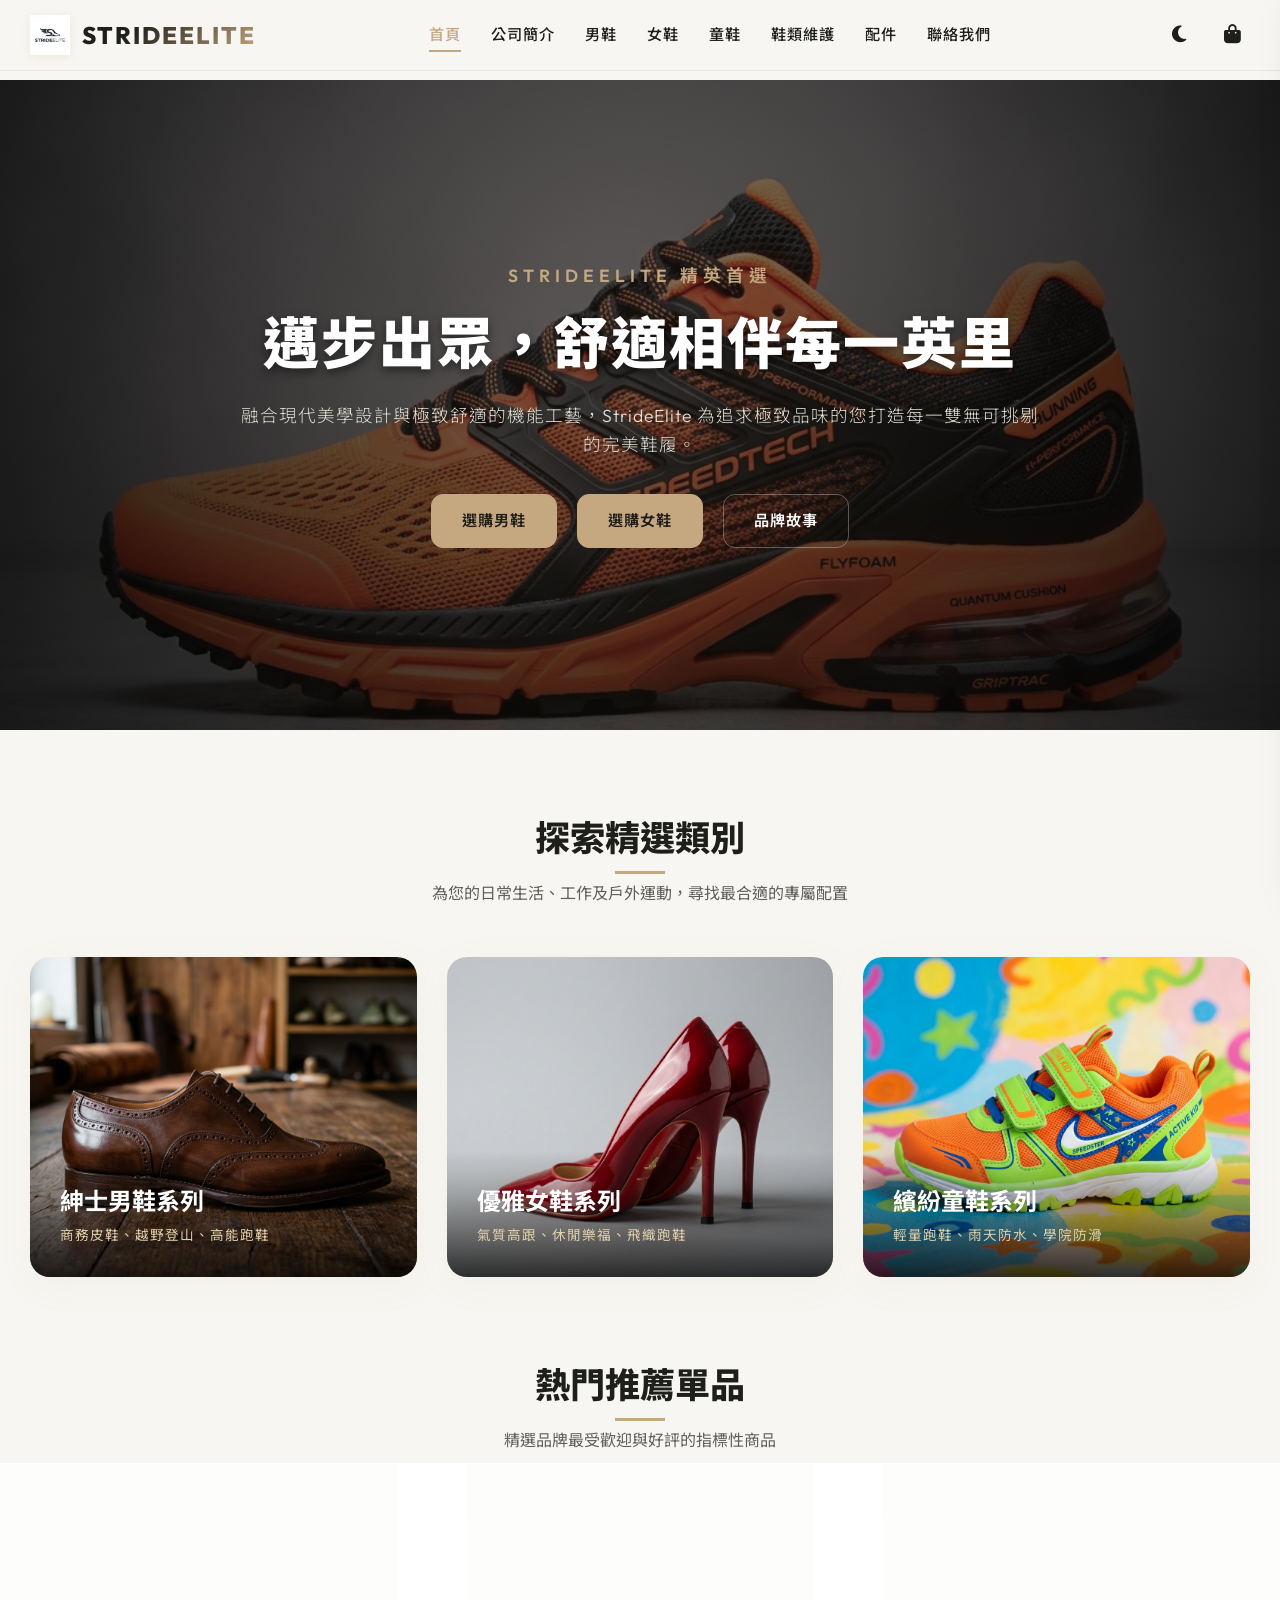
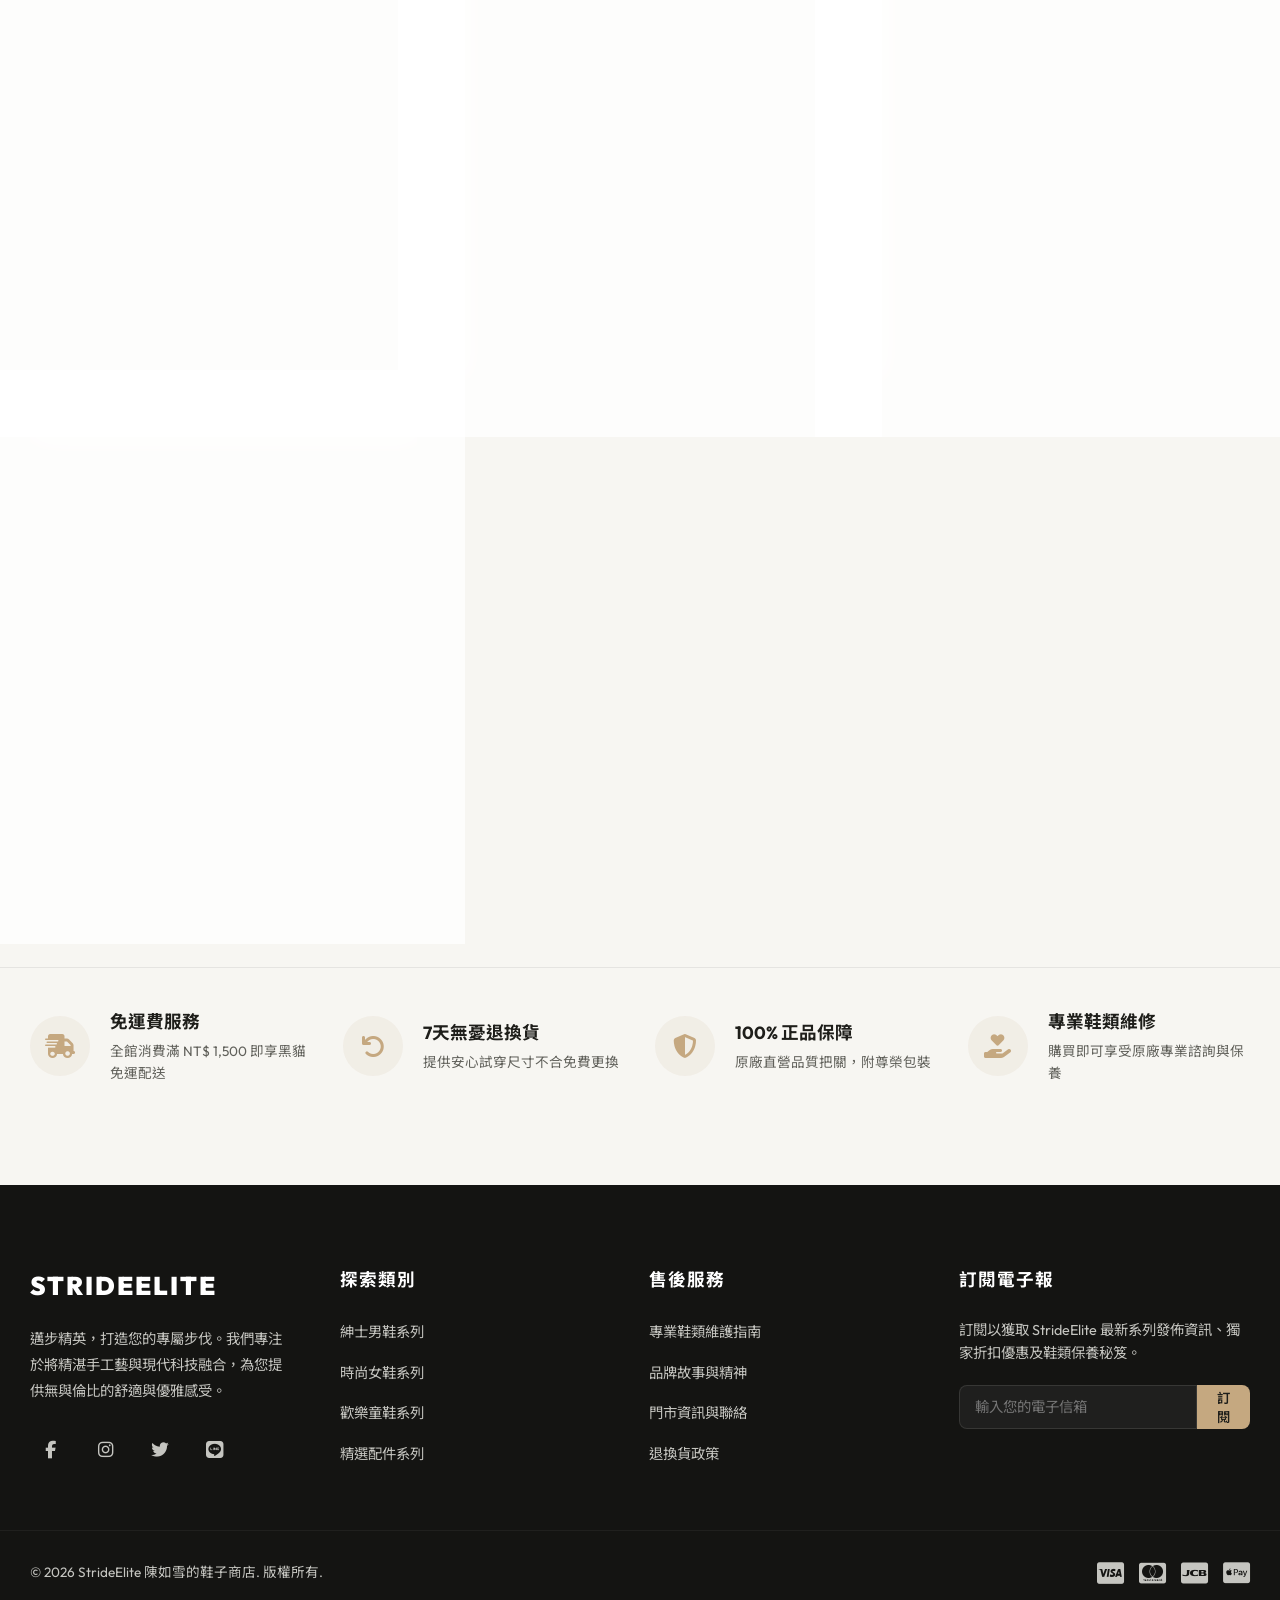
<file: product.html>
<!DOCTYPE html>
<html lang="zh-Hant-TW">
<head>
  <meta charset="UTF-8">
  <meta name="viewport" content="width=device-width, initial-scale=1.0">
  
  <!-- SEO Meta Tags -->
  <title>商品詳情 | StrideElite 邁步精英</title>
  <meta name="description" content="瀏覽 StrideElite 特色鞋款及保養配件詳情，包含規格尺寸選擇、專業功能特點說明及用戶真實評論反饋。">
  <meta name="keywords" content="商品詳情, 慢跑鞋, 運動鞋, 皮鞋, 鞋類保養, 鞋墊, 尺寸規格">
  <meta name="author" content="StrideElite Co.">
  
  <!-- Favicon -->
  <link rel="icon" type="image/png" href="assets/images/陳如雪的鞋子商店-Logo.png">
  
  <!-- Stylesheets -->
  <link rel="stylesheet" href="https://cdnjs.cloudflare.com/ajax/libs/font-awesome/6.4.0/css/all.min.css">
  <link rel="stylesheet" href="css/styles.css">
</head>
<body>

  <!-- App Sticky Navbar (Header) -->
  <header class="app-header" id="app-header"></header>

  <!-- Main View Container -->
  <main class="main-content" id="main-content">
    <div style="padding: 100px; text-align: center;">
      <i class="fas fa-spinner fa-spin" style="font-size: 3rem; color: var(--primary-gold); margin-bottom: 20px;"></i>
      <h2>載入商品詳細資訊中...</h2>
    </div>
  </main>

  <!-- App Footer -->
  <footer class="app-footer" id="app-footer"></footer>

  <!-- Sidebar Cart Widget -->
  <div class="cart-sidebar" id="cart-sidebar">
    <div class="cart-header">
      <h3><i class="fas fa-shopping-bag" style="color: var(--primary-gold);"></i> 我的購物車</h3>
      <button class="close-cart-btn" id="close-cart-btn" title="關閉購物車">
        <i class="fas fa-times"></i>
      </button>
    </div>
    <div class="cart-items-list" id="cart-items-list"></div>
    <div class="cart-footer">
      <div class="cart-total-row">
        <span class="cart-total-label">總金額 (Subtotal):</span>
        <span class="cart-total-price" id="cart-total-price">0</span>
      </div>
      <button class="btn btn-primary btn-checkout" id="checkout-btn">
        立即前往結帳 <i class="fas fa-arrow-right" style="margin-left: 8px;"></i>
      </button>
    </div>
  </div>

  <div class="overlay-backdrop" id="overlay-backdrop"></div>

  <!-- Scripts -->
  <script src="js/products.js"></script>
  <script src="js/components.js"></script>
  <script src="js/app.js"></script>
  
  <script>
    document.addEventListener('DOMContentLoaded', () => {
      const footer = document.getElementById('app-footer');
      if (footer) {
        footer.innerHTML = getFooterHTML();
        const newsletterForm = document.getElementById('newsletter-form');
        if (newsletterForm) {
          newsletterForm.addEventListener('submit', (e) => {
            e.preventDefault();
            const email = newsletterForm.querySelector('input').value;
            showToast(`感謝訂閱！折扣碼已發送至 ${email}`);
            newsletterForm.reset();
          });
        }
      }
    });
  </script>
</body>
</html>
</file>
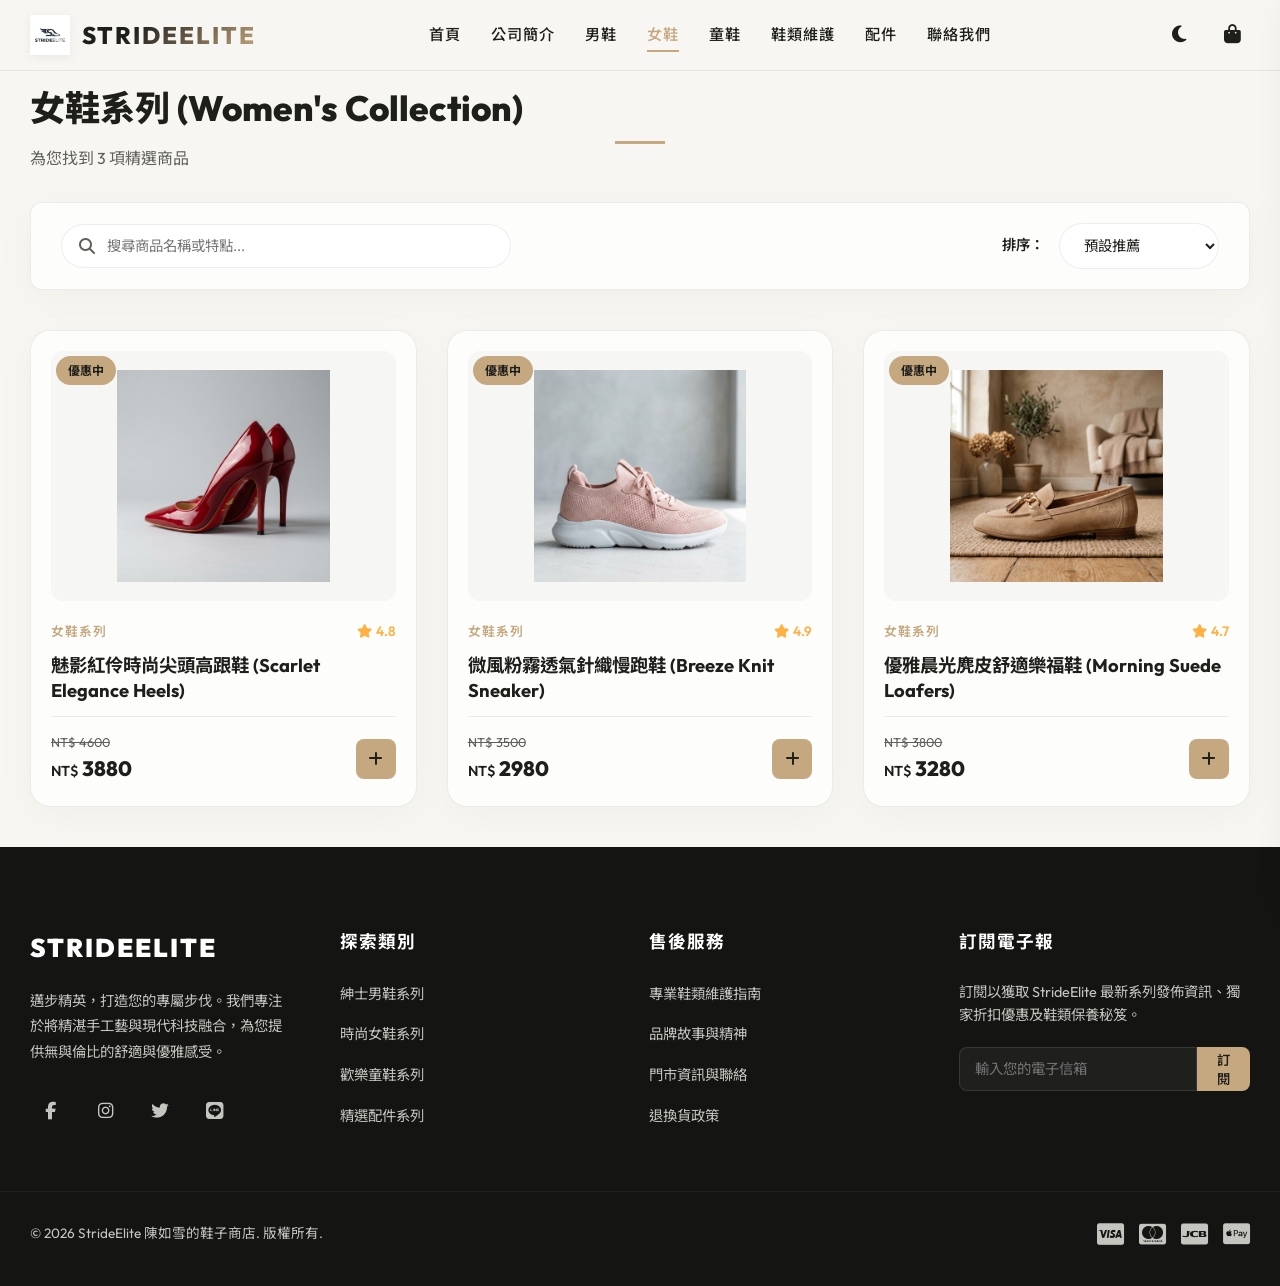
<file: womens.html>
﻿<!DOCTYPE html>
<html lang="zh-Hant-TW">
<head>
  <meta charset="UTF-8">
  <meta name="viewport" content="width=device-width, initial-scale=1.0">
  
  <!-- SEO Meta Tags -->
  <title>時尚女鞋系列 | StrideElite 邁步精英</title>
  <meta name="description" content="選購 StrideElite 氣質女鞋系列，熱銷包含優雅漸層尖頭紅底細高跟鞋、輕盈透氣飛織健步慢跑鞋及慵懶法式反絨麂皮樂福鞋。">
  <meta name="keywords" content="女鞋, 高跟鞋, 樂福鞋, 慢跑鞋, 健身訓練鞋, 白鞋變黃, 推薦">
  <meta name="author" content="StrideElite Co.">
  
  <!-- Favicon -->
  <link rel="icon" type="image/png" href="assets/images/陳如雪的鞋子商店-Logo.png">
  
  <!-- Stylesheets -->
  <link rel="stylesheet" href="https://cdnjs.cloudflare.com/ajax/libs/font-awesome/6.4.0/css/all.min.css">
  <link rel="stylesheet" href="css/styles.css">
</head>
<body>

  <!-- App Sticky Navbar (Header) -->
  <header class="app-header" id="app-header"></header>

  <!-- Main View Container -->
  <main class="main-content" id="main-content">
    <div class="page-view" style="max-width: 1400px; margin: 40px auto; padding: 0 30px;">
      <div class="section-header" style="text-align: left; margin-bottom: 30px;">
        <h2 class="section-title" style="display: block; margin-bottom: 10px;">女鞋系列 (Women's Collection)</h2>
        <p class="section-subtitle" id="product-count-subtitle">為您找到 3 項精選商品</p>
      </div>

      <!-- 商品過濾與搜索欄 -->
      <section class="filter-bar glass-panel">
        <div class="search-box">
          <i class="fas fa-search"></i>
          <input type="text" id="product-search-input" placeholder="搜尋商品名稱或特點..." value="">
        </div>
        <div class="filter-options">
          <label for="sort-select" style="font-weight: 600; font-size: 0.9rem;">排序：</label>
          <select id="sort-select" class="filter-select">
            <option value="default" selected>預設推薦</option>
            <option value="price-asc">價格：由低到高</option>
            <option value="price-desc">價格：由高到低</option>
            <option value="rating">顧客評價最高</option>
          </select>
        </div>
      </section>

      <!-- 商品渲染列表 -->
      <div class="products-grid" id="category-products-grid">
        <!-- 商品卡片 1：魅影紅伶時尚尖頭高跟鞋 -->
        <div class="product-card glass-panel" data-id="陳如雪的鞋子商店-魅影紅伶時尚尖頭高跟鞋">
          <span class="badge-tag">優惠中</span>
          <div class="product-img-holder">
            <a href="product.html?id=陳如雪的鞋子商店-魅影紅伶時尚尖頭高跟鞋">
              <img src="assets/images/陳如雪的鞋子商店-魅影紅伶時尚尖頭高跟鞋.png" alt="陳如雪的鞋子商店-魅影紅伶時尚尖頭高跟鞋" title="陳如雪的鞋子商店-魅影紅伶時尚尖頭高跟鞋" loading="lazy">
            </a>
          </div>
          <div class="product-meta">
            <div class="product-meta-header">
              <span class="product-cat">女鞋系列</span>
              <span class="product-rating">
                <i class="fas fa-star"></i> 4.8
              </span>
            </div>
            <h3 class="product-card-title">
              <a href="product.html?id=陳如雪的鞋子商店-魅影紅伶時尚尖頭高跟鞋">魅影紅伶時尚尖頭高跟鞋 (Scarlet Elegance Heels)</a>
            </h3>
            <div class="product-card-bottom">
              <div class="price-box">
                <span class="price-original">NT$ 4600</span>
                <span class="price-current">3880</span>
              </div>
              <button class="add-cart-btn add-to-cart-quick" data-id="陳如雪的鞋子商店-魅影紅伶時尚尖頭高跟鞋" title="加入購物車">
                <i class="fas fa-plus"></i>
              </button>
            </div>
          </div>
        </div>

        <!-- 商品卡片 2：微風粉霧透氣針織慢跑鞋 -->
        <div class="product-card glass-panel" data-id="陳如雪的鞋子商店-微風粉霧透氣針織慢跑鞋">
          <span class="badge-tag">優惠中</span>
          <div class="product-img-holder">
            <a href="product.html?id=陳如雪的鞋子商店-微風粉霧透氣針織慢跑鞋">
              <img src="assets/images/陳如雪的鞋子商店-微風粉霧透氣針織慢跑鞋.png" alt="陳如雪的鞋子商店-微風粉霧透氣針織慢跑鞋" title="陳如雪的鞋子商店-微風粉霧透氣針織慢跑鞋" loading="lazy">
            </a>
          </div>
          <div class="product-meta">
            <div class="product-meta-header">
              <span class="product-cat">女鞋系列</span>
              <span class="product-rating">
                <i class="fas fa-star"></i> 4.9
              </span>
            </div>
            <h3 class="product-card-title">
              <a href="product.html?id=陳如雪的鞋子商店-微風粉霧透氣針織慢跑鞋">微風粉霧透氣針織慢跑鞋 (Breeze Knit Sneaker)</a>
            </h3>
            <div class="product-card-bottom">
              <div class="price-box">
                <span class="price-original">NT$ 3500</span>
                <span class="price-current">2980</span>
              </div>
              <button class="add-cart-btn add-to-cart-quick" data-id="陳如雪的鞋子商店-微風粉霧透氣針織慢跑鞋" title="加入購物車">
                <i class="fas fa-plus"></i>
              </button>
            </div>
          </div>
        </div>

        <!-- 商品卡片 3：優雅晨光麂皮舒適樂福鞋 -->
        <div class="product-card glass-panel" data-id="陳如雪的鞋子商店-優雅晨光麂皮舒適樂福鞋">
          <span class="badge-tag">優惠中</span>
          <div class="product-img-holder">
            <a href="product.html?id=陳如雪的鞋子商店-優雅晨光麂皮舒適樂福鞋">
              <img src="assets/images/陳如雪的鞋子商店-優雅晨光麂皮舒適樂福鞋.png" alt="陳如雪的鞋子商店-優雅晨光麂皮舒適樂福鞋" title="陳如雪的鞋子商店-優雅晨光麂皮舒適樂福鞋" loading="lazy">
            </a>
          </div>
          <div class="product-meta">
            <div class="product-meta-header">
              <span class="product-cat">女鞋系列</span>
              <span class="product-rating">
                <i class="fas fa-star"></i> 4.7
              </span>
            </div>
            <h3 class="product-card-title">
              <a href="product.html?id=陳如雪的鞋子商店-優雅晨光麂皮舒適樂福鞋">優雅晨光麂皮舒適樂福鞋 (Morning Suede Loafers)</a>
            </h3>
            <div class="product-card-bottom">
              <div class="price-box">
                <span class="price-original">NT$ 3800</span>
                <span class="price-current">3280</span>
              </div>
              <button class="add-cart-btn add-to-cart-quick" data-id="陳如雪的鞋子商店-優雅晨光麂皮舒適樂福鞋" title="加入購物車">
                <i class="fas fa-plus"></i>
              </button>
            </div>
          </div>
        </div>
      </div>
    </div>
  </main>

  <!-- App Footer -->
  <footer class="app-footer" id="app-footer"></footer>

  <!-- Sidebar Cart Widget -->
  <div class="cart-sidebar" id="cart-sidebar">
    <div class="cart-header">
      <h3><i class="fas fa-shopping-bag" style="color: var(--primary-gold);"></i> 我的購物車</h3>
      <button class="close-cart-btn" id="close-cart-btn" title="關閉購物車">
        <i class="fas fa-times"></i>
      </button>
    </div>
    <div class="cart-items-list" id="cart-items-list"></div>
    <div class="cart-footer">
      <div class="cart-total-row">
        <span class="cart-total-label">總金額 (Subtotal):</span>
        <span class="cart-total-price" id="cart-total-price">0</span>
      </div>
      <button class="btn btn-primary btn-checkout" id="checkout-btn">
        立即前往結帳 <i class="fas fa-arrow-right" style="margin-left: 8px;"></i>
      </button>
    </div>
  </div>

  <div class="overlay-backdrop" id="overlay-backdrop"></div>

  <!-- Scripts -->
  <script src="js/products.js"></script>
  <script src="js/components.js"></script>
  <script src="js/app.js"></script>
  
  <script>
    document.addEventListener('DOMContentLoaded', () => {
      const footer = document.getElementById('app-footer');
      if (footer) {
        footer.innerHTML = getFooterHTML();
        const newsletterForm = document.getElementById('newsletter-form');
        if (newsletterForm) {
          newsletterForm.addEventListener('submit', (e) => {
            e.preventDefault();
            const email = newsletterForm.querySelector('input').value;
            showToast(`感謝訂閱！折扣碼已發送至 ${email}`);
            newsletterForm.reset();
          });
        }
      }
    });
  </script>
</body>
</html>
</file>
<file: css/styles.css>
/* StrideElite - Premium Brand Shoe Website Styling */

/* Import Fonts */
@import url('https://fonts.googleapis.com/css2?family=Noto+Sans+TC:wght@300;400;500;700;900&family=Outfit:wght@300;400;500;600;700;900&display=swap');

/* CSS Variables */
:root {
  /* Color Palette - Premium Warm/Bronze Theme */
  --primary-gold: #c5a880;
  --primary-gold-hover: #b09168;
  --accent-gold: #e2cfa7;
  
  /* Light Theme Colors */
  --bg-color: #f7f6f2;
  --bg-card: rgba(255, 255, 255, 0.75);
  --bg-nav: rgba(247, 246, 242, 0.85);
  --text-primary: #1e1e1a;
  --text-secondary: #60605a;
  --border-color: rgba(30, 30, 26, 0.08);
  --card-shadow: 0 8px 32px 0 rgba(197, 168, 128, 0.08);
  --glass-bg: rgba(255, 255, 255, 0.45);
  --glass-border: rgba(255, 255, 255, 0.6);
  --footer-bg: #141412;
  --footer-text: #c5c5c0;
  --input-bg: #ffffff;
  
  /* Status Colors */
  --success: #63a375;
  --warning: #ffb142;
  
  /* Fonts */
  --font-primary: 'Outfit', 'Noto Sans TC', sans-serif;
  
  /* System Constants */
  --border-radius-lg: 20px;
  --border-radius-md: 12px;
  --border-radius-sm: 8px;
  --transition-smooth: all 0.4s cubic-bezier(0.25, 1, 0.5, 1);
  --transition-fast: all 0.2s ease;
}

/* Dark Theme Variables */
[data-theme="dark"] {
  --bg-color: #0d0d0c;
  --bg-card: rgba(20, 20, 18, 0.75);
  --bg-nav: rgba(13, 13, 12, 0.85);
  --text-primary: #f5f5f0;
  --text-secondary: #a5a59f;
  --border-color: rgba(245, 245, 240, 0.08);
  --card-shadow: 0 8px 32px 0 rgba(0, 0, 0, 0.4);
  --glass-bg: rgba(20, 20, 18, 0.45);
  --glass-border: rgba(245, 245, 240, 0.08);
  --footer-bg: #070706;
  --footer-text: #9a9a95;
  --input-bg: #181816;
}

/* Reset & Global Styles */
* {
  margin: 0;
  padding: 0;
  box-sizing: border-box;
}

body {
  font-family: var(--font-primary);
  background-color: var(--bg-color);
  color: var(--text-primary);
  line-height: 1.6;
  overflow-x: hidden;
  transition: background-color 0.5s ease, color 0.5s ease;
}

a {
  text-decoration: none;
  color: inherit;
  transition: var(--transition-fast);
}

button, input, textarea, select {
  font-family: inherit;
  outline: none;
}

img {
  max-width: 100%;
  height: auto;
  display: block;
}

/* Scrollbar Customization */
::-webkit-scrollbar {
  width: 8px;
}
::-webkit-scrollbar-track {
  background: var(--bg-color);
}
::-webkit-scrollbar-thumb {
  background: var(--primary-gold);
  border-radius: 4px;
}
::-webkit-scrollbar-thumb:hover {
  background: var(--primary-gold-hover);
}

/* Glassmorphism Utility */
.glass-panel {
  background: var(--bg-card);
  backdrop-filter: blur(16px);
  -webkit-backdrop-filter: blur(16px);
  border: 1px solid var(--border-color);
  box-shadow: var(--card-shadow);
  border-radius: var(--border-radius-lg);
  transition: var(--transition-smooth);
}

/* App Header Layout */
.app-header {
  position: fixed;
  top: 0;
  left: 0;
  width: 100%;
  z-index: 1000;
  background: var(--bg-nav);
  backdrop-filter: blur(20px);
  -webkit-backdrop-filter: blur(20px);
  border-bottom: 1px solid var(--border-color);
  transition: var(--transition-smooth);
}

.header-container {
  max-width: 1400px;
  margin: 0 auto;
  padding: 15px 30px;
  display: flex;
  justify-content: space-between;
  align-items: center;
}

.logo-link {
  display: flex;
  align-items: center;
  gap: 12px;
}

.logo-img {
  height: 40px;
  width: auto;
  filter: drop-shadow(0 2px 4px rgba(197, 168, 128, 0.2));
}

.logo-text {
  font-size: 1.5rem;
  font-weight: 800;
  letter-spacing: 2px;
  background: linear-gradient(135deg, var(--text-primary) 30%, var(--primary-gold) 100%);
  -webkit-background-clip: text;
  -webkit-text-fill-color: transparent;
  text-transform: uppercase;
}

.nav-menu {
  display: flex;
  list-style: none;
  gap: 30px;
}

.nav-link {
  font-size: 0.95rem;
  font-weight: 500;
  letter-spacing: 1px;
  position: relative;
  padding: 8px 0;
}

.nav-link::after {
  content: '';
  position: absolute;
  bottom: 0;
  left: 0;
  width: 0;
  height: 2px;
  background-color: var(--primary-gold);
  transition: var(--transition-smooth);
}

.nav-link:hover, .nav-link.active {
  color: var(--primary-gold);
}

.nav-link:hover::after, .nav-link.active::after {
  width: 100%;
}

.header-actions {
  display: flex;
  align-items: center;
  gap: 20px;
}

.action-btn {
  background: none;
  border: none;
  color: var(--text-primary);
  font-size: 1.2rem;
  cursor: pointer;
  padding: 8px;
  border-radius: 50%;
  display: flex;
  align-items: center;
  justify-content: center;
  transition: var(--transition-smooth);
  border: 1px solid transparent;
}

.action-btn:hover {
  background-color: var(--border-color);
  color: var(--primary-gold);
  border-color: var(--primary-gold);
}

.theme-toggle i {
  transition: transform 0.5s ease;
}

.theme-toggle:hover i {
  transform: rotate(45deg);
}

/* Mobile Menu Toggle Button */
.menu-toggle {
  display: none;
}

/* Main Content Wrapper */
.main-content {
  margin-top: 80px; /* To prevent overlap with fixed header */
  min-height: calc(100vh - 80px - 320px);
}

/* Page Containers with Fade-in Animation */
.page-view {
  animation: pageFadeIn 0.6s cubic-bezier(0.25, 1, 0.5, 1) forwards;
}

@keyframes pageFadeIn {
  from {
    opacity: 0;
    transform: translateY(15px);
  }
  to {
    opacity: 1;
    transform: translateY(0);
  }
}

/* --- Hero Section & Homepage --- */
.hero-section {
  position: relative;
  height: 650px;
  display: flex;
  align-items: center;
  justify-content: center;
  text-align: center;
  background: linear-gradient(rgba(0, 0, 0, 0.4), rgba(0, 0, 0, 0.6)), url('../assets/images/陳如雪的鞋子商店-極光炫能專業跑鞋.png') no-repeat center center;
  background-size: cover;
  background-attachment: fixed;
  color: #ffffff;
  padding: 0 20px;
}

.hero-overlay {
  position: absolute;
  top: 0;
  left: 0;
  width: 100%;
  height: 100%;
  background: radial-gradient(circle, rgba(197, 168, 128, 0.1) 0%, rgba(0, 0, 0, 0.7) 100%);
  pointer-events: none;
}

.hero-content {
  position: relative;
  z-index: 2;
  max-width: 800px;
  animation: heroSlideUp 1s ease-out;
}

@keyframes heroSlideUp {
  from {
    opacity: 0;
    transform: translateY(30px);
  }
  to {
    opacity: 1;
    transform: translateY(0);
  }
}

.hero-subtitle {
  font-size: 1.1rem;
  font-weight: 600;
  text-transform: uppercase;
  letter-spacing: 5px;
  color: var(--primary-gold);
  margin-bottom: 20px;
}

.hero-title {
  font-size: 3.5rem;
  font-weight: 900;
  line-height: 1.2;
  margin-bottom: 25px;
  letter-spacing: 2px;
  text-shadow: 0 4px 10px rgba(0, 0, 0, 0.5);
}

.hero-description {
  font-size: 1.1rem;
  margin-bottom: 35px;
  color: #e0e0d5;
  font-weight: 300;
  letter-spacing: 1px;
}

.hero-buttons {
  display: flex;
  justify-content: center;
  gap: 20px;
}

.btn {
  display: inline-flex;
  align-items: center;
  gap: 10px;
  padding: 14px 30px;
  border-radius: var(--border-radius-md);
  font-weight: 600;
  font-size: 0.95rem;
  letter-spacing: 1px;
  cursor: pointer;
  transition: var(--transition-smooth);
}

.btn-primary {
  background-color: var(--primary-gold);
  color: #1e1e1a;
  border: 1px solid var(--primary-gold);
}

.btn-primary:hover {
  background-color: transparent;
  color: #ffffff;
  box-shadow: 0 0 20px rgba(197, 168, 128, 0.4);
}

.btn-secondary {
  background-color: transparent;
  color: #ffffff;
  border: 1px solid rgba(255, 255, 255, 0.3);
}

.btn-secondary:hover {
  border-color: #ffffff;
  background-color: rgba(255, 255, 255, 0.1);
}

/* Category Grid Showcase */
.category-showcase {
  max-width: 1400px;
  margin: 80px auto;
  padding: 0 30px;
}

.section-header {
  text-align: center;
  margin-bottom: 50px;
}

.section-title {
  font-size: 2.2rem;
  font-weight: 800;
  margin-bottom: 15px;
  position: relative;
  display: inline-block;
}

.section-title::after {
  content: '';
  position: absolute;
  bottom: -8px;
  left: 50%;
  transform: translateX(-50%);
  width: 50px;
  height: 3px;
  background-color: var(--primary-gold);
}

.section-subtitle {
  color: var(--text-secondary);
  font-size: 1rem;
}

.grid-categories {
  display: grid;
  grid-template-columns: repeat(3, 1fr);
  gap: 30px;
}

.category-card {
  position: relative;
  height: 320px;
  border-radius: var(--border-radius-lg);
  overflow: hidden;
  box-shadow: var(--card-shadow);
  cursor: pointer;
}

.category-img-wrapper {
  width: 100%;
  height: 100%;
  transition: var(--transition-smooth);
}

.category-card img {
  width: 100%;
  height: 100%;
  object-fit: cover;
  transition: var(--transition-smooth);
}

.category-info {
  position: absolute;
  bottom: 0;
  left: 0;
  width: 100%;
  padding: 30px;
  background: linear-gradient(to top, rgba(0, 0, 0, 0.8) 0%, rgba(0, 0, 0, 0) 100%);
  color: #ffffff;
  z-index: 2;
  transition: var(--transition-smooth);
}

.category-info h3 {
  font-size: 1.5rem;
  font-weight: 700;
  margin-bottom: 5px;
}

.category-info p {
  font-size: 0.85rem;
  color: var(--accent-gold);
  letter-spacing: 1px;
}

.category-card:hover img {
  transform: scale(1.1);
}

.category-card:hover .category-info {
  padding-bottom: 35px;
}

/* Featured Products & Grid Lists */
.featured-products {
  max-width: 1400px;
  margin: 80px auto;
  padding: 0 30px;
}

.products-grid {
  display: grid;
  grid-template-columns: repeat(auto-fill, minmax(320px, 1fr));
  gap: 30px;
}

/* Product Card - Glassmorphism style */
.product-card {
  position: relative;
  display: flex;
  flex-direction: column;
  height: 100%;
  padding: 20px;
  border-radius: var(--border-radius-lg);
  overflow: hidden;
  transition: var(--transition-smooth);
  background: var(--bg-card);
}

.product-card:hover {
  transform: translateY(-8px);
  border-color: var(--primary-gold);
  box-shadow: 0 12px 40px 0 rgba(197, 168, 128, 0.15);
}

.badge-tag {
  position: absolute;
  top: 25px;
  left: 25px;
  background-color: var(--primary-gold);
  color: #1e1e1a;
  padding: 5px 12px;
  border-radius: 30px;
  font-size: 0.75rem;
  font-weight: 700;
  z-index: 3;
}

.product-img-holder {
  width: 100%;
  height: 250px;
  display: flex;
  align-items: center;
  justify-content: center;
  border-radius: var(--border-radius-md);
  background-color: rgba(30, 30, 26, 0.03);
  overflow: hidden;
  margin-bottom: 20px;
}

[data-theme="dark"] .product-img-holder {
  background-color: rgba(255, 255, 255, 0.02);
}

.product-img-holder a {
  display: flex;
  align-items: center;
  justify-content: center;
  width: 100%;
  height: 100%;
}

.product-img-holder img {
  max-height: 85%;
  max-width: 85%;
  object-fit: contain;
  transition: var(--transition-smooth);
}

.product-card:hover .product-img-holder img {
  transform: scale(1.05);
}

.product-meta {
  flex-grow: 1;
  display: flex;
  flex-direction: column;
}

.product-meta-header {
  display: flex;
  justify-content: space-between;
  align-items: flex-start;
  margin-bottom: 10px;
}

.product-cat {
  font-size: 0.8rem;
  text-transform: uppercase;
  color: var(--primary-gold);
  font-weight: 600;
  letter-spacing: 1px;
}

.product-rating {
  font-size: 0.85rem;
  font-weight: 600;
  display: flex;
  align-items: center;
  gap: 4px;
  color: var(--warning);
}

.product-card-title {
  font-size: 1.15rem;
  font-weight: 700;
  margin-bottom: 12px;
  line-height: 1.4;
  color: var(--text-primary);
  display: -webkit-box;
  -webkit-line-clamp: 2;
  -webkit-box-orient: vertical;
  overflow: hidden;
  height: 3.2rem;
}

.product-card-bottom {
  display: flex;
  justify-content: space-between;
  align-items: center;
  margin-top: auto;
  padding-top: 15px;
  border-top: 1px solid var(--border-color);
}

.price-box {
  display: flex;
  flex-direction: column;
}

.price-original {
  font-size: 0.8rem;
  text-decoration: line-through;
  color: var(--text-secondary);
}

.price-current {
  font-size: 1.3rem;
  font-weight: 800;
  color: var(--text-primary);
}

.price-current::before {
  content: 'NT$ ';
  font-size: 0.9rem;
  font-weight: 600;
}

.add-cart-btn {
  background-color: var(--primary-gold);
  border: none;
  width: 40px;
  height: 40px;
  border-radius: var(--border-radius-sm);
  color: #1e1e1a;
  cursor: pointer;
  display: flex;
  align-items: center;
  justify-content: center;
  font-size: 1rem;
  transition: var(--transition-smooth);
}

.add-cart-btn:hover {
  background-color: var(--text-primary);
  color: var(--bg-color);
}

/* Grid Filter Section */
.filter-bar {
  display: flex;
  justify-content: space-between;
  align-items: center;
  margin-bottom: 40px;
  padding: 20px 30px;
  border-radius: var(--border-radius-md);
  flex-wrap: wrap;
  gap: 20px;
}

.search-box {
  position: relative;
  min-width: 300px;
  flex-grow: 1;
  max-width: 450px;
}

.search-box input {
  width: 100%;
  padding: 12px 20px 12px 45px;
  border-radius: 30px;
  border: 1px solid var(--border-color);
  background-color: var(--input-bg);
  color: var(--text-primary);
  font-size: 0.9rem;
  transition: var(--transition-smooth);
}

.search-box input:focus {
  border-color: var(--primary-gold);
  box-shadow: 0 0 0 3px rgba(197, 168, 128, 0.15);
}

.search-box i {
  position: absolute;
  left: 18px;
  top: 50%;
  transform: translateY(-50%);
  color: var(--text-secondary);
}

.filter-options {
  display: flex;
  gap: 15px;
  align-items: center;
}

.filter-select {
  padding: 12px 20px;
  border-radius: 30px;
  border: 1px solid var(--border-color);
  background-color: var(--input-bg);
  color: var(--text-primary);
  font-size: 0.9rem;
  cursor: pointer;
  transition: var(--transition-smooth);
}

.filter-select:focus {
  border-color: var(--primary-gold);
}

/* Brand Benefits Badge row */
.brand-benefits {
  max-width: 1400px;
  margin: 60px auto;
  padding: 40px 30px;
  display: grid;
  grid-template-columns: repeat(4, 1fr);
  gap: 30px;
  border-top: 1px solid var(--border-color);
}

.benefit-item {
  display: flex;
  align-items: center;
  gap: 20px;
}

.benefit-icon {
  width: 60px;
  height: 60px;
  background-color: rgba(197, 168, 128, 0.1);
  color: var(--primary-gold);
  border-radius: 50%;
  display: flex;
  align-items: center;
  justify-content: center;
  font-size: 1.5rem;
  flex-shrink: 0;
}

.benefit-text h4 {
  font-size: 1.1rem;
  font-weight: 700;
  margin-bottom: 5px;
}

.benefit-text p {
  font-size: 0.85rem;
  color: var(--text-secondary);
}

/* --- Company Profile Page (關於我們) --- */
.about-hero {
  height: 400px;
  position: relative;
  display: flex;
  align-items: center;
  justify-content: center;
  background: linear-gradient(rgba(0,0,0,0.5), rgba(0,0,0,0.7)), url('../assets/images/陳如雪的鞋子商店-Logo.png') no-repeat center center;
  background-size: contain;
  background-color: #141412;
  color: #ffffff;
  text-align: center;
  margin-bottom: 80px;
}

.about-content {
  max-width: 1000px;
  margin: 0 auto 80px;
  padding: 0 30px;
}

.about-grid {
  display: grid;
  grid-template-columns: 1fr 1fr;
  gap: 60px;
  align-items: center;
  margin-bottom: 80px;
}

.about-text h3 {
  font-size: 1.8rem;
  font-weight: 700;
  margin-bottom: 20px;
  color: var(--primary-gold);
}

.about-text p {
  margin-bottom: 20px;
  color: var(--text-secondary);
  font-size: 1.05rem;
  text-align: justify;
}

.about-image {
  border-radius: var(--border-radius-lg);
  overflow: hidden;
  box-shadow: var(--card-shadow);
  border: 1px solid var(--border-color);
  background-color: var(--bg-card);
  padding: 10px;
}

.about-image img {
  border-radius: var(--border-radius-md);
  width: 100%;
  height: 400px;
  object-fit: cover;
}

.values-row {
  display: grid;
  grid-template-columns: repeat(3, 1fr);
  gap: 30px;
  margin-top: 60px;
}

.value-card {
  padding: 40px 30px;
  text-align: center;
}

.value-card i {
  font-size: 2.5rem;
  color: var(--primary-gold);
  margin-bottom: 25px;
}

.value-card h4 {
  font-size: 1.3rem;
  font-weight: 700;
  margin-bottom: 15px;
}

.value-card p {
  color: var(--text-secondary);
  font-size: 0.95rem;
}

/* --- Shoe Care & Maintenance (鞋類維護) --- */
.care-section {
  max-width: 1200px;
  margin: 60px auto;
  padding: 0 30px;
}

.care-tabs {
  display: flex;
  justify-content: center;
  gap: 15px;
  margin-bottom: 50px;
}

.tab-btn {
  padding: 12px 25px;
  border-radius: 30px;
  border: 1px solid var(--border-color);
  background: var(--bg-card);
  color: var(--text-primary);
  font-weight: 600;
  cursor: pointer;
  transition: var(--transition-smooth);
}

.tab-btn.active, .tab-btn:hover {
  background-color: var(--primary-gold);
  color: #1e1e1a;
  border-color: var(--primary-gold);
  box-shadow: 0 4px 15px rgba(197, 168, 128, 0.3);
}

.care-guide-container {
  display: grid;
  grid-template-columns: 1fr 1fr;
  gap: 50px;
  align-items: center;
  padding: 40px;
}

.care-guide-content h3 {
  font-size: 1.8rem;
  font-weight: 800;
  margin-bottom: 20px;
  color: var(--primary-gold);
}

.care-guide-content p {
  color: var(--text-secondary);
  margin-bottom: 30px;
}

.step-list {
  display: flex;
  flex-direction: column;
  gap: 20px;
}

.step-item {
  display: flex;
  gap: 15px;
}

.step-num {
  width: 32px;
  height: 32px;
  background-color: var(--primary-gold);
  color: #1e1e1a;
  border-radius: 50%;
  display: flex;
  align-items: center;
  justify-content: center;
  font-weight: 700;
  flex-shrink: 0;
}

.step-text h5 {
  font-size: 1rem;
  font-weight: 700;
  margin-bottom: 5px;
}

.step-text p {
  font-size: 0.9rem;
  color: var(--text-secondary);
  margin-bottom: 0;
}

.care-guide-img img {
  border-radius: var(--border-radius-lg);
  box-shadow: var(--card-shadow);
  width: 100%;
  height: 350px;
  object-fit: cover;
}

/* --- Contact Us (聯絡我們) --- */
.contact-container {
  max-width: 1200px;
  margin: 60px auto;
  padding: 0 30px;
  display: grid;
  grid-template-columns: 1.2fr 1.8fr;
  gap: 50px;
}

.contact-info-panel {
  padding: 40px;
  display: flex;
  flex-direction: column;
  gap: 30px;
}

.contact-info-panel h3 {
  font-size: 1.8rem;
  font-weight: 800;
  color: var(--primary-gold);
}

.contact-details {
  display: flex;
  flex-direction: column;
  gap: 25px;
}

.contact-detail-item {
  display: flex;
  gap: 20px;
  align-items: flex-start;
}

.contact-detail-item i {
  font-size: 1.3rem;
  color: var(--primary-gold);
  width: 30px;
  text-align: center;
}

.contact-detail-text h5 {
  font-size: 1rem;
  font-weight: 700;
  margin-bottom: 4px;
}

.contact-detail-text p {
  font-size: 0.9rem;
  color: var(--text-secondary);
}

.social-links {
  display: flex;
  gap: 15px;
  margin-top: 10px;
}

.social-icon {
  width: 40px;
  height: 40px;
  border-radius: 50%;
  border: 1px solid var(--border-color);
  display: flex;
  align-items: center;
  justify-content: center;
  font-size: 1.1rem;
  transition: var(--transition-smooth);
}

.social-icon:hover {
  background-color: var(--primary-gold);
  color: #1e1e1a;
  border-color: var(--primary-gold);
  transform: translateY(-3px);
}

.contact-form-panel {
  padding: 40px;
}

.contact-form-panel h3 {
  font-size: 1.8rem;
  font-weight: 800;
  margin-bottom: 30px;
}

.form-group {
  margin-bottom: 20px;
}

.form-group label {
  display: block;
  font-size: 0.9rem;
  font-weight: 600;
  margin-bottom: 8px;
}

.form-group input, .form-group textarea {
  width: 100%;
  padding: 12px 18px;
  border-radius: var(--border-radius-sm);
  border: 1px solid var(--border-color);
  background-color: var(--input-bg);
  color: var(--text-primary);
  font-size: 0.95rem;
  transition: var(--transition-smooth);
}

.form-group input:focus, .form-group textarea:focus {
  border-color: var(--primary-gold);
  box-shadow: 0 0 0 3px rgba(197, 168, 128, 0.15);
}

.form-group textarea {
  height: 150px;
  resize: vertical;
}

/* Submit Form Feedback */
.form-feedback {
  padding: 15px;
  border-radius: var(--border-radius-sm);
  margin-bottom: 20px;
  font-weight: 600;
  display: none;
  animation: pageFadeIn 0.3s ease;
}

.form-feedback.success {
  background-color: rgba(99, 163, 117, 0.15);
  color: var(--success);
  border: 1px solid rgba(99, 163, 117, 0.3);
  display: block;
}

/* --- Product Detail Page (商品詳細頁面) --- */
.detail-container {
  max-width: 1300px;
  margin: 60px auto;
  padding: 0 30px;
}

.detail-back-link {
  display: inline-flex;
  align-items: center;
  gap: 8px;
  font-weight: 600;
  color: var(--primary-gold);
  margin-bottom: 30px;
}

.detail-back-link:hover {
  transform: translateX(-5px);
}

.detail-grid {
  display: grid;
  grid-template-columns: 1fr 1fr;
  gap: 60px;
  margin-bottom: 80px;
}

.detail-gallery {
  display: flex;
  align-items: center;
  justify-content: center;
  padding: 40px;
  border-radius: var(--border-radius-lg);
  background-color: rgba(30, 30, 26, 0.02);
}

[data-theme="dark"] .detail-gallery {
  background-color: rgba(255, 255, 255, 0.01);
}

.detail-main-img {
  max-height: 450px;
  object-fit: contain;
  filter: drop-shadow(0 15px 30px rgba(0, 0, 0, 0.1));
}

.detail-info {
  display: flex;
  flex-direction: column;
}

.detail-cat-row {
  display: flex;
  justify-content: space-between;
  align-items: center;
  margin-bottom: 15px;
}

.detail-title {
  font-size: 2.2rem;
  font-weight: 900;
  line-height: 1.3;
  margin-bottom: 20px;
}

.detail-price-row {
  display: flex;
  align-items: center;
  gap: 20px;
  margin-bottom: 25px;
  padding-bottom: 25px;
  border-bottom: 1px solid var(--border-color);
}

.detail-price-curr {
  font-size: 2rem;
  font-weight: 800;
  color: var(--text-primary);
}

.detail-price-curr::before {
  content: 'NT$ ';
  font-size: 1.2rem;
}

.detail-price-orig {
  font-size: 1.1rem;
  text-decoration: line-through;
  color: var(--text-secondary);
}

.detail-description {
  color: var(--text-secondary);
  font-size: 1.05rem;
  margin-bottom: 30px;
  line-height: 1.8;
}

.detail-options {
  display: flex;
  flex-direction: column;
  gap: 25px;
  margin-bottom: 40px;
}

.option-group h4 {
  font-size: 0.95rem;
  font-weight: 700;
  margin-bottom: 12px;
  text-transform: uppercase;
  letter-spacing: 1px;
}

.size-selector {
  display: flex;
  flex-wrap: wrap;
  gap: 12px;
}

.size-btn {
  width: 50px;
  height: 50px;
  border-radius: 50%;
  border: 1px solid var(--border-color);
  background: var(--bg-card);
  color: var(--text-primary);
  font-weight: 600;
  font-size: 0.95rem;
  display: flex;
  align-items: center;
  justify-content: center;
  cursor: pointer;
  transition: var(--transition-smooth);
}

.size-btn:hover {
  border-color: var(--primary-gold);
  color: var(--primary-gold);
}

.size-btn.active {
  background-color: var(--primary-gold);
  color: #1e1e1a;
  border-color: var(--primary-gold);
  box-shadow: 0 4px 15px rgba(197, 168, 128, 0.3);
}

.color-selector {
  display: flex;
  gap: 12px;
}

.color-pill {
  padding: 8px 18px;
  border-radius: 30px;
  border: 1px solid var(--border-color);
  background: var(--bg-card);
  font-size: 0.9rem;
  font-weight: 600;
  cursor: pointer;
  transition: var(--transition-smooth);
}

.color-pill:hover, .color-pill.active {
  border-color: var(--primary-gold);
  color: var(--primary-gold);
}

.color-pill.active {
  background-color: rgba(197, 168, 128, 0.1);
}

.detail-actions {
  display: flex;
  gap: 20px;
  margin-bottom: 40px;
}

.qty-selector {
  display: flex;
  align-items: center;
  border: 1px solid var(--border-color);
  border-radius: var(--border-radius-sm);
  background: var(--bg-card);
  overflow: hidden;
}

.qty-btn {
  border: none;
  background: none;
  color: var(--text-primary);
  width: 45px;
  height: 45px;
  font-size: 1.1rem;
  cursor: pointer;
  display: flex;
  align-items: center;
  justify-content: center;
  transition: var(--transition-fast);
}

.qty-btn:hover {
  background-color: var(--border-color);
}

.qty-input {
  width: 50px;
  height: 45px;
  border: none;
  background: none;
  color: var(--text-primary);
  text-align: center;
  font-size: 1rem;
  font-weight: 700;
  pointer-events: none;
}

.btn-add-to-cart {
  flex-grow: 1;
  justify-content: center;
  height: 47px;
}

/* Detail Features List */
.detail-features {
  padding: 30px;
  margin-bottom: 60px;
}

.detail-features h4 {
  font-size: 1.2rem;
  font-weight: 800;
  margin-bottom: 20px;
  color: var(--primary-gold);
}

.detail-features ul {
  list-style: none;
  display: flex;
  flex-direction: column;
  gap: 12px;
}

.detail-features li {
  position: relative;
  padding-left: 25px;
  font-size: 0.95rem;
  color: var(--text-secondary);
}

.detail-features li::before {
  content: '✓';
  position: absolute;
  left: 0;
  color: var(--primary-gold);
  font-weight: 900;
}

/* Dynamic Reviews Widget */
.reviews-section {
  border-top: 1px solid var(--border-color);
  padding-top: 50px;
}

.reviews-header {
  display: flex;
  justify-content: space-between;
  align-items: center;
  margin-bottom: 40px;
}

.reviews-header h4 {
  font-size: 1.5rem;
  font-weight: 800;
}

.reviews-summary {
  display: flex;
  align-items: center;
  gap: 15px;
}

.rating-huge {
  font-size: 3rem;
  font-weight: 900;
  color: var(--primary-gold);
  line-height: 1;
}

.rating-stars {
  color: var(--warning);
  font-size: 1.1rem;
}

.reviews-list {
  display: flex;
  flex-direction: column;
  gap: 25px;
}

.review-item {
  padding: 25px;
  border-radius: var(--border-radius-md);
}

.review-meta {
  display: flex;
  justify-content: space-between;
  align-items: center;
  margin-bottom: 12px;
}

.review-user-info {
  display: flex;
  align-items: center;
  gap: 12px;
}

.user-avatar {
  width: 40px;
  height: 40px;
  border-radius: 50%;
  background-color: var(--primary-gold);
  color: #1e1e1a;
  display: flex;
  align-items: center;
  justify-content: center;
  font-weight: 700;
  font-size: 0.95rem;
}

.user-name {
  font-weight: 700;
  font-size: 0.95rem;
}

.review-date {
  font-size: 0.8rem;
  color: var(--text-secondary);
}

.review-content {
  font-size: 0.95rem;
  color: var(--text-secondary);
  line-height: 1.6;
}

/* --- Cart Sidebar Widget --- */
.cart-sidebar {
  position: fixed;
  top: 0;
  right: -450px;
  width: 420px;
  height: 100vh;
  z-index: 2000;
  background: var(--bg-card);
  backdrop-filter: blur(20px);
  -webkit-backdrop-filter: blur(20px);
  border-left: 1px solid var(--border-color);
  box-shadow: -10px 0 40px rgba(0, 0, 0, 0.15);
  display: flex;
  flex-direction: column;
  transition: right 0.5s cubic-bezier(0.25, 1, 0.5, 1);
}

.cart-sidebar.open {
  right: 0;
}

.cart-header {
  padding: 25px 30px;
  border-bottom: 1px solid var(--border-color);
  display: flex;
  justify-content: space-between;
  align-items: center;
}

.cart-header h3 {
  font-size: 1.3rem;
  font-weight: 800;
  display: flex;
  align-items: center;
  gap: 10px;
}

.close-cart-btn {
  background: none;
  border: none;
  color: var(--text-primary);
  font-size: 1.3rem;
  cursor: pointer;
  padding: 5px;
  border-radius: 50%;
  display: flex;
  align-items: center;
  justify-content: center;
  transition: var(--transition-fast);
}

.close-cart-btn:hover {
  background-color: var(--border-color);
  color: var(--primary-gold);
}

.cart-items-list {
  flex-grow: 1;
  padding: 30px;
  overflow-y: auto;
  display: flex;
  flex-direction: column;
  gap: 20px;
}

.cart-item {
  display: flex;
  gap: 15px;
  align-items: center;
  border-bottom: 1px solid var(--border-color);
  padding-bottom: 20px;
}

.cart-item-img {
  width: 70px;
  height: 70px;
  border-radius: var(--border-radius-sm);
  background-color: rgba(30, 30, 26, 0.02);
  display: flex;
  align-items: center;
  justify-content: center;
  flex-shrink: 0;
}

.cart-item-img img {
  max-width: 85%;
  max-height: 85%;
  object-fit: contain;
}

.cart-item-details {
  flex-grow: 1;
}

.cart-item-title {
  font-size: 0.95rem;
  font-weight: 700;
  margin-bottom: 4px;
  display: -webkit-box;
  -webkit-line-clamp: 1;
  -webkit-box-orient: vertical;
  overflow: hidden;
}

.cart-item-spec {
  font-size: 0.75rem;
  color: var(--text-secondary);
  margin-bottom: 6px;
}

.cart-item-price-row {
  display: flex;
  justify-content: space-between;
  align-items: center;
}

.cart-item-price {
  font-weight: 700;
  font-size: 0.95rem;
}

.cart-item-qty {
  font-size: 0.8rem;
  color: var(--text-secondary);
}

.remove-item-btn {
  background: none;
  border: none;
  color: var(--text-secondary);
  cursor: pointer;
  padding: 5px;
  font-size: 0.9rem;
  transition: var(--transition-fast);
}

.remove-item-btn:hover {
  color: #ff4757;
}

.cart-footer {
  padding: 30px;
  border-top: 1px solid var(--border-color);
  background-color: rgba(30, 30, 26, 0.01);
}

.cart-total-row {
  display: flex;
  justify-content: space-between;
  align-items: center;
  margin-bottom: 20px;
}

.cart-total-label {
  font-weight: 700;
  font-size: 1.1rem;
}

.cart-total-price {
  font-size: 1.5rem;
  font-weight: 800;
  color: var(--primary-gold);
}

.cart-total-price::before {
  content: 'NT$ ';
  font-size: 1.1rem;
}

.btn-checkout {
  width: 100%;
  justify-content: center;
}

.empty-cart-text {
  text-align: center;
  color: var(--text-secondary);
  margin-top: 100px;
  font-size: 1rem;
}

/* App Footer Layout */
.app-footer {
  background-color: var(--footer-bg);
  color: var(--footer-text);
  padding: 80px 0 40px;
  border-top: 1px solid var(--border-color);
}

.footer-container {
  max-width: 1400px;
  margin: 0 auto;
  padding: 0 30px;
  display: grid;
  grid-template-columns: repeat(4, 1fr);
  gap: 50px;
}

.footer-logo-panel h3 {
  font-size: 1.6rem;
  font-weight: 900;
  color: #ffffff;
  letter-spacing: 2px;
  text-transform: uppercase;
  margin-bottom: 20px;
}

.footer-logo-panel p {
  font-size: 0.9rem;
  line-height: 1.8;
  margin-bottom: 25px;
}

.footer-links-panel h4 {
  font-size: 1.1rem;
  font-weight: 700;
  color: #ffffff;
  margin-bottom: 25px;
  text-transform: uppercase;
  letter-spacing: 1px;
}

.footer-links-panel ul {
  list-style: none;
  display: flex;
  flex-direction: column;
  gap: 15px;
}

.footer-links-panel a {
  font-size: 0.9rem;
  transition: var(--transition-fast);
}

.footer-links-panel a:hover {
  color: var(--primary-gold);
  padding-left: 5px;
}

.footer-newsletter-panel h4 {
  font-size: 1.1rem;
  font-weight: 700;
  color: #ffffff;
  margin-bottom: 25px;
  text-transform: uppercase;
  letter-spacing: 1px;
}

.footer-newsletter-panel p {
  font-size: 0.9rem;
  margin-bottom: 20px;
  line-height: 1.6;
}

.newsletter-form {
  display: flex;
}

.newsletter-form input {
  flex-grow: 1;
  padding: 12px 15px;
  border: 1px solid rgba(255, 255, 255, 0.1);
  background-color: rgba(255, 255, 255, 0.05);
  color: #ffffff;
  font-size: 0.9rem;
  border-radius: var(--border-radius-sm) 0 0 var(--border-radius-sm);
}

.newsletter-form button {
  background-color: var(--primary-gold);
  color: #1e1e1a;
  border: none;
  padding: 0 20px;
  cursor: pointer;
  font-weight: 600;
  border-radius: 0 var(--border-radius-sm) var(--border-radius-sm) 0;
  transition: var(--transition-fast);
}

.newsletter-form button:hover {
  background-color: #ffffff;
}

.footer-bottom {
  max-width: 1400px;
  margin: 60px auto 0;
  padding: 30px 30px 0;
  border-top: 1px solid rgba(255, 255, 255, 0.05);
  display: flex;
  justify-content: space-between;
  align-items: center;
  flex-wrap: wrap;
  gap: 20px;
}

.footer-bottom p {
  font-size: 0.85rem;
}

.footer-payments {
  display: flex;
  gap: 15px;
  font-size: 1.5rem;
}

/* Overlay Cover for Cart and Dialogs */
.overlay-backdrop {
  position: fixed;
  top: 0;
  left: 0;
  width: 100vw;
  height: 100vh;
  background-color: rgba(0, 0, 0, 0.4);
  backdrop-filter: blur(4px);
  -webkit-backdrop-filter: blur(4px);
  z-index: 1500;
  opacity: 0;
  pointer-events: none;
  transition: opacity 0.4s ease;
}

.overlay-backdrop.show {
  opacity: 1;
  pointer-events: auto;
}

/* Toast Notification Utility */
.toast-container {
  position: fixed;
  bottom: 30px;
  left: 30px;
  z-index: 3000;
  display: flex;
  flex-direction: column;
  gap: 10px;
}

.toast {
  padding: 15px 25px;
  border-radius: var(--border-radius-sm);
  background-color: var(--text-primary);
  color: var(--bg-color);
  font-weight: 600;
  font-size: 0.9rem;
  box-shadow: 0 5px 15px rgba(0,0,0,0.2);
  display: flex;
  align-items: center;
  gap: 10px;
  transform: translateY(20px);
  opacity: 0;
  animation: toastShow 0.4s cubic-bezier(0.25, 1, 0.5, 1) forwards;
}

@keyframes toastShow {
  to {
    transform: translateY(0);
    opacity: 1;
  }
}

.toast.success i {
  color: var(--success);
}

/* Media Queries for Responsive Design (RWD) */
@media (max-width: 1024px) {
  .hero-title {
    font-size: 2.8rem;
  }
  .grid-categories {
    grid-template-columns: repeat(2, 1fr);
  }
  .category-card:last-child {
    grid-column: span 2;
  }
  .about-grid {
    grid-template-columns: 1fr;
    gap: 40px;
  }
  .about-image img {
    height: 300px;
  }
  .values-row {
    grid-template-columns: 1fr;
  }
  .care-guide-container {
    grid-template-columns: 1fr;
    gap: 30px;
    padding: 20px;
  }
  .contact-container {
    grid-template-columns: 1fr;
  }
  .detail-grid {
    grid-template-columns: 1fr;
    gap: 40px;
  }
  .footer-container {
    grid-template-columns: repeat(2, 1fr);
  }
}

@media (max-width: 768px) {
  .nav-menu {
    position: fixed;
    top: 80px;
    left: -100%;
    width: 100%;
    height: calc(100vh - 80px);
    background-color: var(--bg-color);
    flex-direction: column;
    align-items: center;
    padding: 50px 0;
    gap: 40px;
    transition: var(--transition-smooth);
    border-top: 1px solid var(--border-color);
    z-index: 999;
  }
  
  .nav-menu.open {
    left: 0;
  }
  
  .menu-toggle {
    display: flex;
    font-size: 1.4rem;
  }
  
  .hero-title {
    font-size: 2.2rem;
  }
  
  .hero-buttons {
    flex-direction: column;
    align-items: stretch;
    padding: 0 20px;
  }
  
  .grid-categories {
    grid-template-columns: 1fr;
  }
  
  .category-card:last-child {
    grid-column: span 1;
  }
  
  .brand-benefits {
    grid-template-columns: 1fr;
  }
  
  .cart-sidebar {
    width: 100%;
    right: -100%;
  }
  
  .footer-container {
    grid-template-columns: 1fr;
    gap: 40px;
  }
  
  .footer-bottom {
    flex-direction: column;
    text-align: center;
  }
}
</file>
